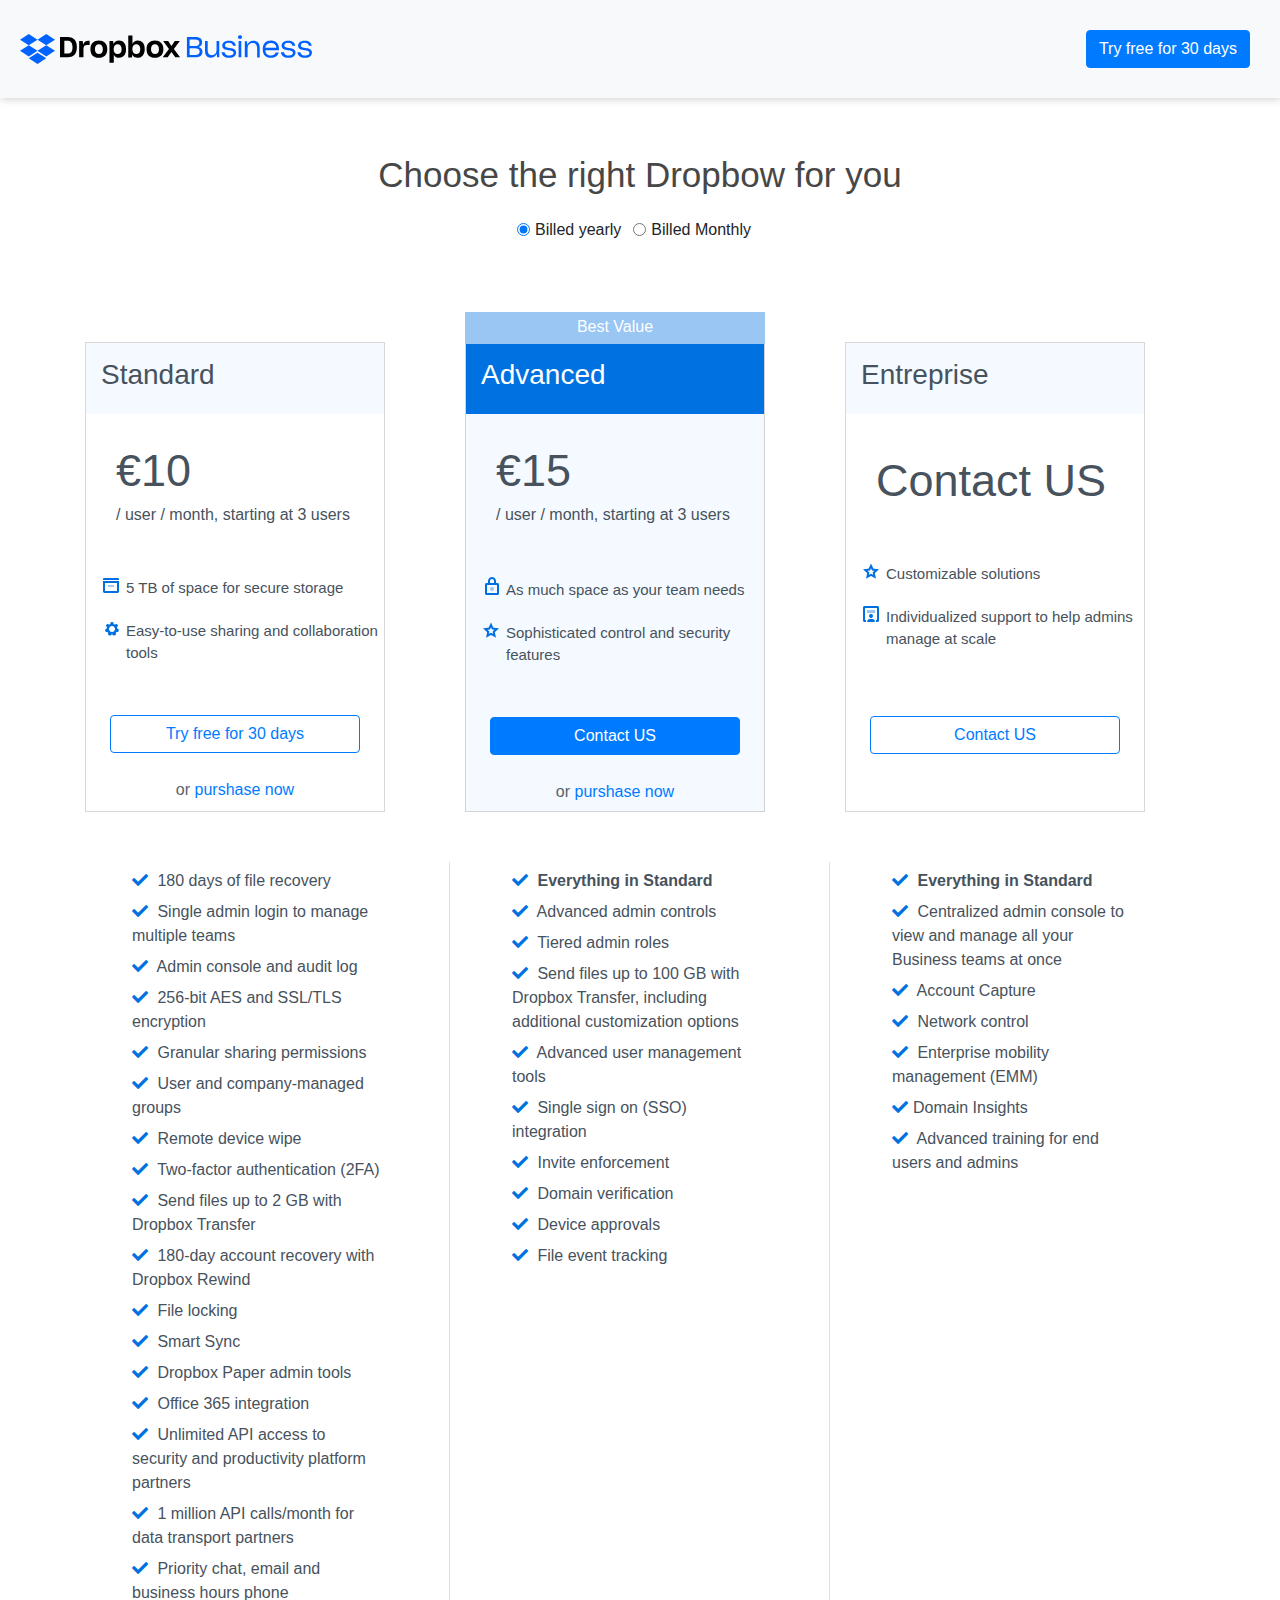
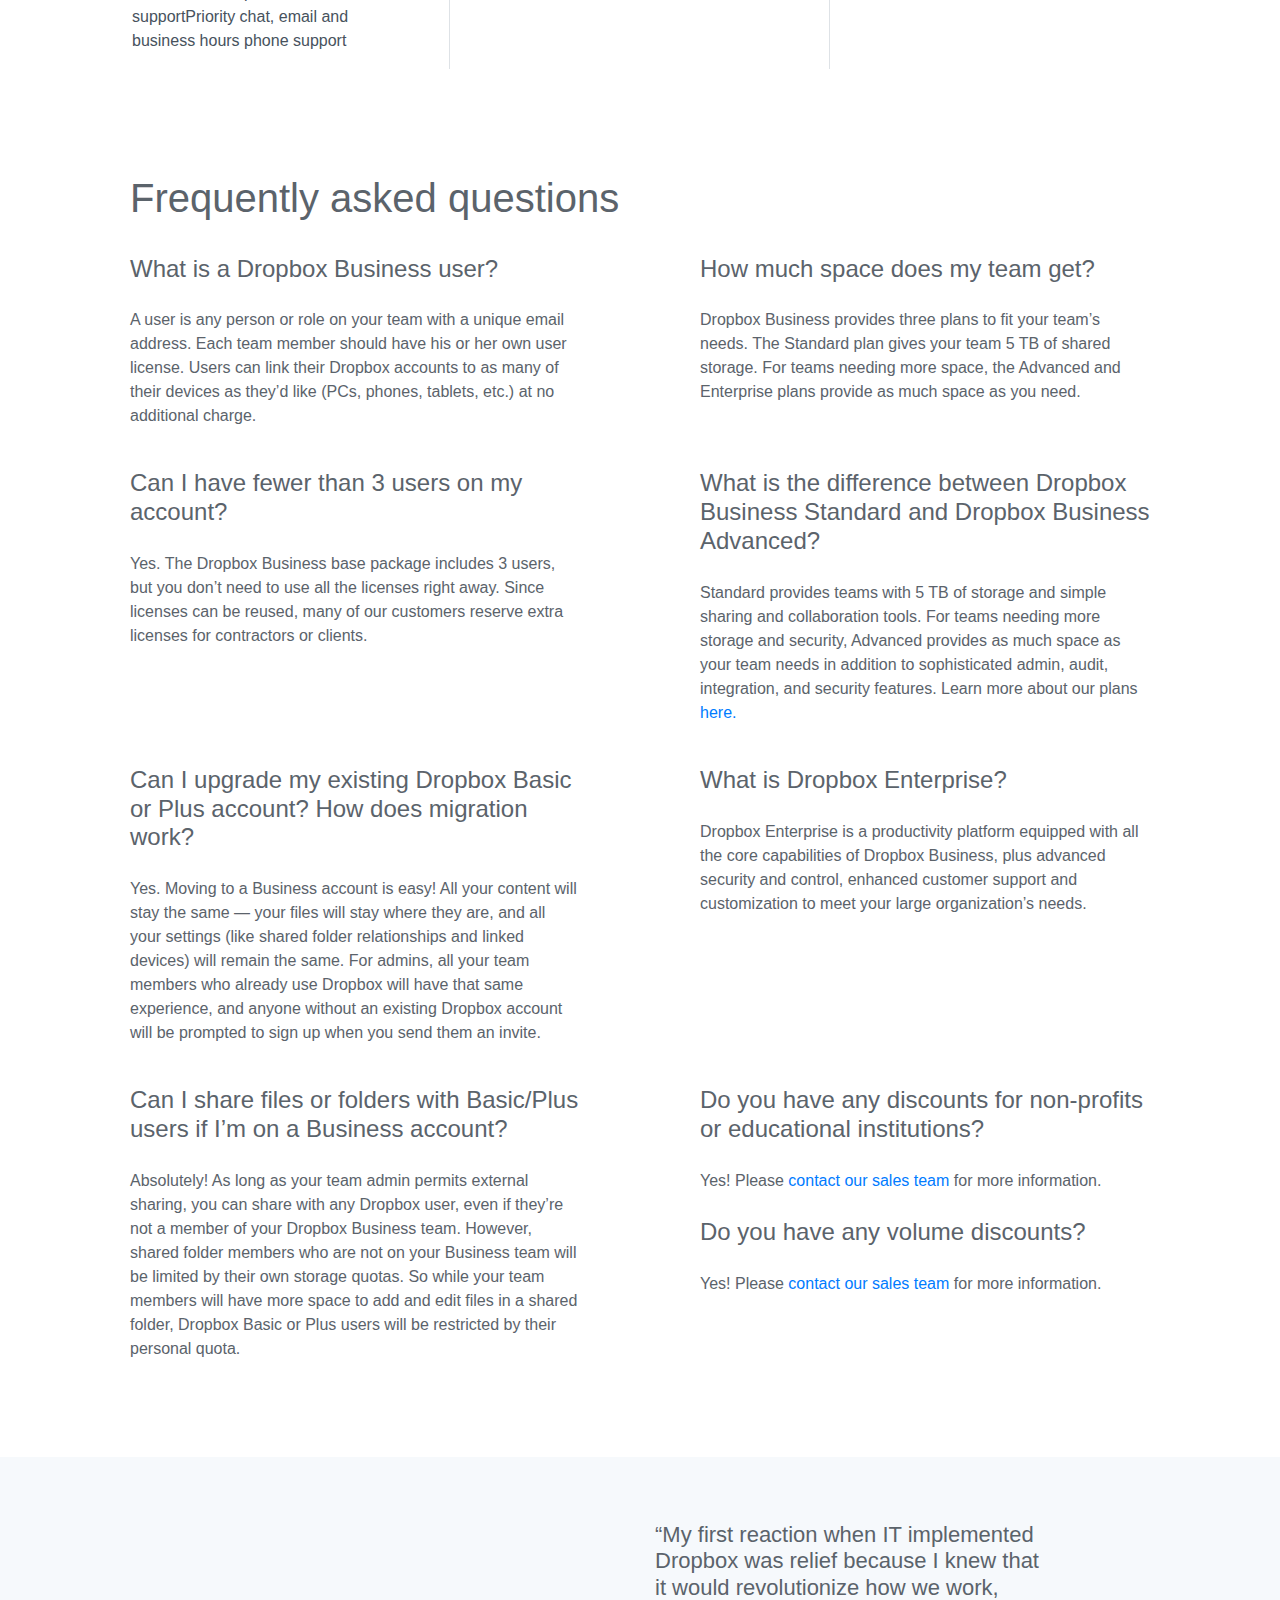
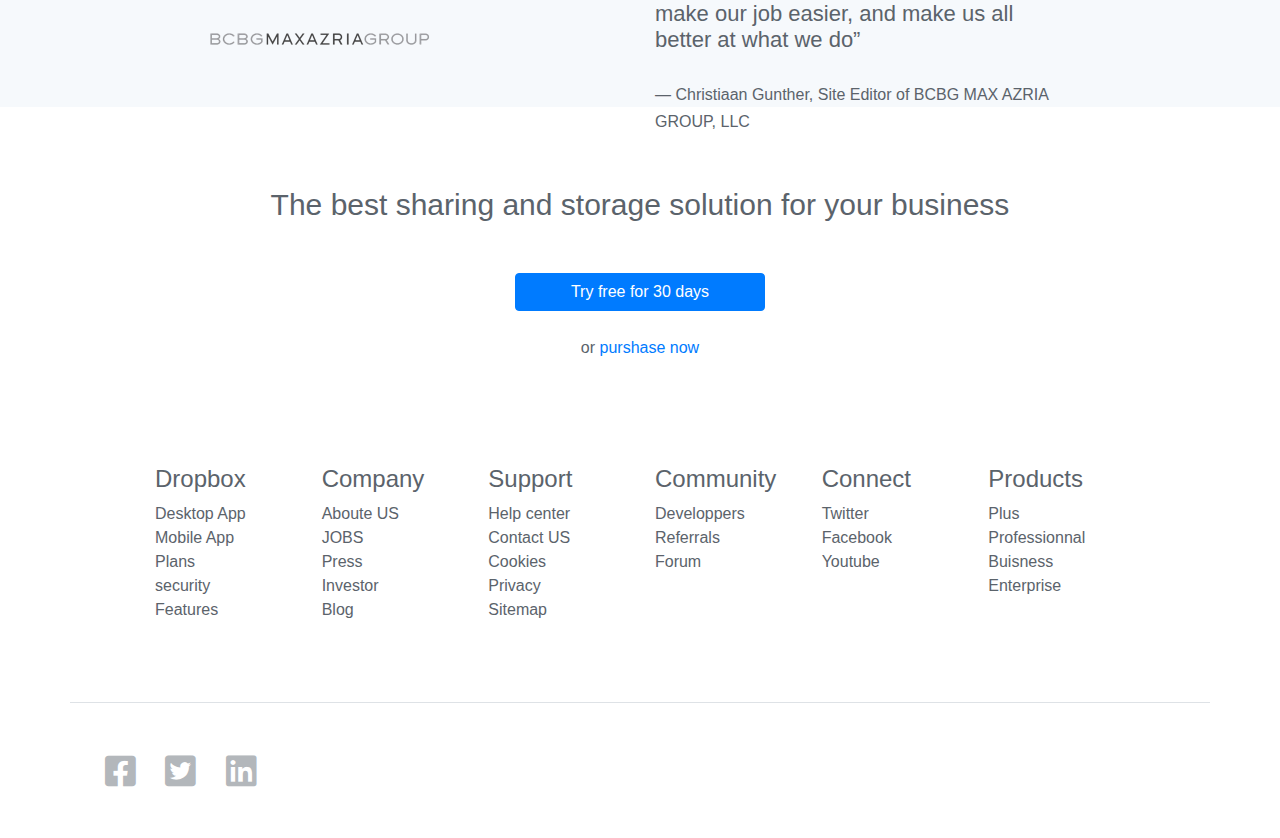
<file: Dropbox/index.html>
<!DOCTYPE html>
<html lang="fr">

<head>
  <meta charset="UTF-8">
  <meta name="viewport" content="width=device-width, initial-scale=1.0">
  <meta http-equiv="X-UA-Compatible" content="ie=edge">
  <link rel="stylesheet" href="https://cdnjs.cloudflare.com/ajax/libs/twitter-bootstrap/4.1.3/css/bootstrap.min.css">
  <link rel="stylesheet" href="https://use.fontawesome.com/releases/v5.3.1/css/all.css">
  <link rel="stylesheet" href="css/style.css">

  <title>Dropbox</title>
</head>


<body>

  <div class="container-fluid containerNav"></div>
  <nav class="navbar navbar-expand-lg navbar-light bg-light">
    <img src="img/boite.svg" alt="" class="icone">
    <img src="img/image11.svg" alt="" class="icone1">
    <button class="navbar-toggler float-right" type="button" data-toggle="collapse" data-target="#navbar9">
      <span class="navbar-toggler-icon"></span>
    </button>

    <div class="navbar-collapse collapse" id="navbar9">
      <ul class="navbar-nav ml-auto">
        <button type="button" class="btn btn-primary btnHaut"> Try free for 30 days </button>
      </ul>
    </div>
  </nav>
  </div>


  <div class="container">
    <h1 class="titre"> Choose the right Dropbow for you </h1>
    <div class="row selection">
      <div class="form-check form-check-inline optionHeader">
        <input class="form-check-input" type="radio" name="inlineRadioOptions" id="inlineRadio1" value="option1"
          checked>
        <label class="form-check-label" for="inlineRadio1">Billed yearly</label>
      </div>
      <div class="form-check form-check-inline optionHeader">
        <input class="form-check-input" type="radio" name="inlineRadioOptions" id="inlineRadio2" value="option2">
        <label class="form-check-label" for="inlineRadio2">Billed Monthly</label>
      </div>
    </div>
  </div>


  <div class="container containerProposition">
    <div class="row">
      <div class="col-4">
        <div class="boite">
          <div class="headerCard">
            <h1> Standard </h1>
          </div>
          <div class="tarifCard">
            <h1> €10 </h1>
            <span> / user / month, starting at 3 users </span>
          </div>
          <div class="listeCard">
            <ul>
              <li style="list-style-image: url(img/icone1.png);"> 5 TB of space for secure storage </li>
              <li style="list-style-image: url(img/icone2.png);"> Easy-to-use sharing and collaboration tools </li>
            </ul>
          </div>
          <div class="btnCard">
            <button type="button" class="btn btn-outline-primary text-center btnCardCenter"> Try free for 30 days
            </button>
          </div>
          <p class="text-center"> or <a href=""> purshase now </a></p>
        </div>
      </div>
      <div class="col-4">
        <div class="bestValue">
          <h5> Best Value</h5>
        </div>
        <div class="boiteCentre">
          <div class="headerCardbleu">
            <h1> Advanced </h1>
          </div>
          <div class="tarifCard">
            <h1 class="titreContact"> €15 </h1>
            <span> / user / month, starting at 3 users </span>
          </div>
          <div class="listeCard">
            <ul>
              <li style="list-style-image: url(img/icone4.png);"> As much space as your team needs </li>
              <li style="list-style-image: url(img/icone5.png);"> Sophisticated control and security features </li>
            </ul>
          </div>
          <div class="btnCard">
            <button type="button" class="btn btn-primary text-center btnCardCenter"> Contact US </button>
          </div>
          <p class="text-center"> or <a href=""> purshase now </a></p>
        </div>
      </div>
      <div class="col-4">
        <div class="boite">
          <div class="headerCard">
            <h1> Entreprise </h1>
          </div>
          <div class="espace"></div>
          <div class="tarifCard">
            <h1 class="titreContact"> Contact US </h1>
          </div>
          <div class="espace"></div>
          <div class="listeCard">
            <ul>
              <li style="list-style-image: url(img/icone5.png);"> Customizable solutions </li>
              <li style="list-style-image: url(img/icone6.png);"> Individualized support to help admins manage at scale
              </li>
            </ul>
          </div>
          <div class="btnCard1">
            <button type="button" class="btn btn-outline-primary text-center btnCardCenter"> Contact US </button>
          </div>
        </div>
      </div>

      <div class="container containerListe">
        <div class="row">
          <div class="col-4 listePuce border-right">
            <div class="boiteListe">
              <ul>
                <li> <i class="fas fa-check"></i> 180 days of file recovery </li>
                <li> <i class="fas fa-check"></i> Single admin login to manage multiple teams </li>
                <li> <i class="fas fa-check"></i> Admin console and audit log </li>
                <li> <i class="fas fa-check"></i> 256-bit AES and SSL/TLS encryption </li>
                <li> <i class="fas fa-check"></i> Granular sharing permissions </li>
                <li> <i class="fas fa-check"></i> User and company-managed groups </li>
                <li> <i class="fas fa-check"></i> Remote device wipe </li>
                <li> <i class="fas fa-check"></i> Two-factor authentication (2FA) </li>
                <li> <i class="fas fa-check"></i> Send files up to 2 GB with Dropbox Transfer </li>
                <li> <i class="fas fa-check"></i> 180-day account recovery with Dropbox Rewind </li>
                <li> <i class="fas fa-check"></i> File locking </li>
                <li> <i class="fas fa-check"></i> Smart Sync </li>
                <li> <i class="fas fa-check"></i> Dropbox Paper admin tools </li>
                <li> <i class="fas fa-check"></i> Office 365 integration </li>
                <li> <i class="fas fa-check"></i> Unlimited API access to security and productivity platform partners
                </li>
                <li> <i class="fas fa-check"></i> 1 million API calls/month for data transport partners </li>
                <li> <i class="fas fa-check"></i> Priority chat, email and business hours phone supportPriority chat,
                  email and business hours phone support </li>
              </ul>
            </div>
          </div>
          <div class="col-4 listePuce border-right">
            <div class="boiteListe">
              <ul>
                <li> <i class="fas fa-check"></i> <b> Everything in Standard </b> </li>
                <li> <i class="fas fa-check"></i> Advanced admin controls </li>
                <li> <i class="fas fa-check"></i> Tiered admin roles </li>
                <li> <i class="fas fa-check"></i> Send files up to 100 GB with Dropbox Transfer, including additional
                  customization options </li>
                <li> <i class="fas fa-check"></i> Advanced user management tools </li>
                <li> <i class="fas fa-check"></i> Single sign on (SSO) integration </li>
                <li> <i class="fas fa-check"></i> Invite enforcement </li>
                <li> <i class="fas fa-check"></i> Domain verification</li>
                <li> <i class="fas fa-check"></i> Device approvals</li>
                <li> <i class="fas fa-check"></i> File event tracking </li>
              </ul>
            </div>
          </div>
          <div class="col-4 listePuce">
            <div class="boiteListe">
              <ul>
                <li> <i class="fas fa-check"></i> <b> Everything in Standard </b> </li>
                <li> <i class="fas fa-check"></i> Centralized admin console to view and manage all your Business teams
                  at once </li>
                <li> <i class="fas fa-check"></i> Account Capture </li>
                <li> <i class="fas fa-check"></i> Network control </li>
                <li> <i class="fas fa-check"></i> Enterprise mobility management (EMM) </li>
                <li> <i class="fas fa-check"></i>Domain Insights </li>
                <li> <i class="fas fa-check"></i> Advanced training for end users and admins </li>
              </ul>
            </div>
          </div>
        </div>
      </div>


      <div class="container boiteQuestion">
        <div class="row">
          <div class="question">
            <h1> Frequently asked questions </h1>
          </div>
        </div>
        <div class="row">
          <div class="col-6 question">
            <h4> What is a Dropbox Business user? </h4>
            <p> A user is any person or role on your team with a unique email address. Each team member should have his
              or her own user license. Users can link their Dropbox accounts to as many of their devices as they’d like
              (PCs, phones, tablets, etc.) at no additional charge. </p>
          </div>
          <div class="col-6 question">
            <h4> How much space does my team get? </h4>
            <p> Dropbox Business provides three plans to fit your team’s needs. The Standard plan gives your team 5 TB
              of shared storage. For teams needing more space, the Advanced and Enterprise plans provide as much space
              as you need. </p>
          </div>
        </div>
        <div class="row">
          <div class="col-6 question">
            <h4> Can I have fewer than 3 users on my account? </h4>
            <p> Yes. The Dropbox Business base package includes 3 users, but you don’t need to use all the licenses
              right away. Since licenses can be reused, many of our customers reserve extra licenses for contractors or
              clients. </p>
          </div>
          <div class="col-6 question">
            <h4> What is the difference between Dropbox Business Standard and Dropbox Business Advanced? </h4>
            <p> Standard provides teams with 5 TB of storage and simple sharing and collaboration tools. For teams
              needing more storage and security, Advanced provides as much space as your team needs in addition to
              sophisticated admin, audit, integration, and security features. Learn more about our plans <a href="">
                here.</a> </p>
          </div>
        </div>
        <div class="row">
          <div class="col-6 question">
            <h4> Can I upgrade my existing Dropbox Basic or Plus account? How does migration work? </h4>
            <p> Yes. Moving to a Business account is easy! All your content will stay the same — your files will stay
              where they are, and all your settings (like shared folder relationships and linked devices) will remain
              the same. For admins, all your team members who already use Dropbox will have that same experience, and
              anyone without an existing Dropbox account will be prompted to sign up when you send them an invite.
            </p>
          </div>
          <div class="col-6 question">
            <h4> What is Dropbox Enterprise? </h4>
            <p> Dropbox Enterprise is a productivity platform equipped with all the core capabilities of Dropbox
              Business, plus advanced security and control, enhanced customer support and customization to meet your
              large organization’s needs. </p>
          </div>
        </div>
        <div class="row">
          <div class="col-6 question">
            <h4> Can I share files or folders with Basic/Plus users if I’m on a Business account? </h4>
            <p> Absolutely! As long as your team admin permits external sharing, you can share with any Dropbox user,
              even if they’re not a member of your Dropbox Business team. However, shared folder members who are not on
              your Business team will be limited by their own storage quotas. So while your team members will have more
              space to add and edit files in a shared folder, Dropbox Basic or Plus users will be restricted by their
              personal quota.
            </p>
          </div>
          <div class="col-6 question">
            <h4> Do you have any discounts for non-profits or educational institutions? </h4>
            <p> Yes! Please <a href=""> contact our sales team </a> for more information. </p>

            <h4> Do you have any volume discounts? </h4>
            <p> Yes! Please <a href=""> contact our sales team </a> for more information. </p>
          </div>
        </div>
      </div>
    </div>
  </div>


  <div class="container-fluid containerFond">
    <div class="row">
      <div class="col-6 basPage">
        <div class="basPage">
          <img src="img/ttt.png" alt="">
        </div>
      </div>
      <div class="col-4">
        <div class="basPage">
          <h4>
            “My first reaction when IT implemented Dropbox was relief because I knew that it would revolutionize how we
            work, make our job easier, and make us all better at what we do” <br> <br>
            <span class="dedicace"> <small> — Christiaan Gunther, Site Editor of BCBG MAX AZRIA GROUP, LLC </small>
            </span> </h4>
        </div>
      </div>
    </div>
  </div>

  <div class="container-fluid">
    <h1 class="fin"> The best sharing and storage solution for your business </h1>
    <div class="btnCard">
      <button type="button" class="btn btn-primary text-center btnCardCenter"> Try free for 30 days
      </button>
    </div>
    <p class="text-center"> or <a href=""> purshase now </a></p>
  </div>
  </div>

  <div class="container footer">
    <div class="row">
      <div class="col-2">
        <div class="lienFin">
          <h4> Dropbox </h4>
          <a href=""> Desktop App </a> <br>
          <a href=""> Mobile App </a> <br>
          <a href=""> Plans </a> <br>
          <a href=""> security </a> <br>
          <a href=""> Features </a><br>
        </div>
      </div>
      <div class="col-2">
        <div class="lienFin">
          <h4> Company </h4>
          <a href=""> Aboute US </a> <br>
          <a href=""> JOBS </a> <br>
          <a href=""> Press </a> <br>
          <a href=""> Investor </a><br>
          <a href=""> Blog </a><br>
        </div>
      </div>
      <div class="col-2">
        <div class="lienFin">
          <h4> Support </h4>
          <a href=""> Help center </a> <br>
          <a href=""> Contact US </a> <br>
          <a href=""> Cookies </a> <br>
          <a href=""> Privacy </a> <br>
          <a href=""> Sitemap </a><br>
        </div>
      </div>
      <div class="col-2">
        <div class="lienFin">
          <h4> Community </h4>
          <a href=""> Developpers </a> <br>
          <a href=""> Referrals </a><br>
          <a href=""> Forum </a><br>
        </div>
      </div>
      <div class="col-2">
        <div class="lienFin">
          <h4> Connect </h4>
          <a href=""> Twitter </a> <br>
          <a href=""> Facebook </a><br>
          <a href=""> Youtube </a><br>
        </div>
      </div>
      <div class="col-2">
        <div class="lienFin">
          <h4> Products</h4>
          <a href=""> Plus </a> <br>
          <a href=""> Professionnal </a> <br>
          <a href=""> Buisness </a><br>
          <a href=""> Enterprise </a><br>
        </div>
      </div>
    </div>
  </div>

  <div class="container border-top">
    <i class="fab fa-facebook-square icones"></i>
    <i class="fab fa-twitter-square icones"></i>
    <i class="fab fa-linkedin icones"></i>
  </div>



  <script src="https://cdnjs.cloudflare.com/ajax/libs/jquery/3.3.1/jquery.slim.min.js"></script>
  <script src="https://cdnjs.cloudflare.com/ajax/libs/popper.js/1.13.0/umd/popper.min.js"></script>
  <script src="https://cdnjs.cloudflare.com/ajax/libs/twitter-bootstrap/4.1.3/js/bootstrap.min.js"></script>
</body>

</html>
</file>
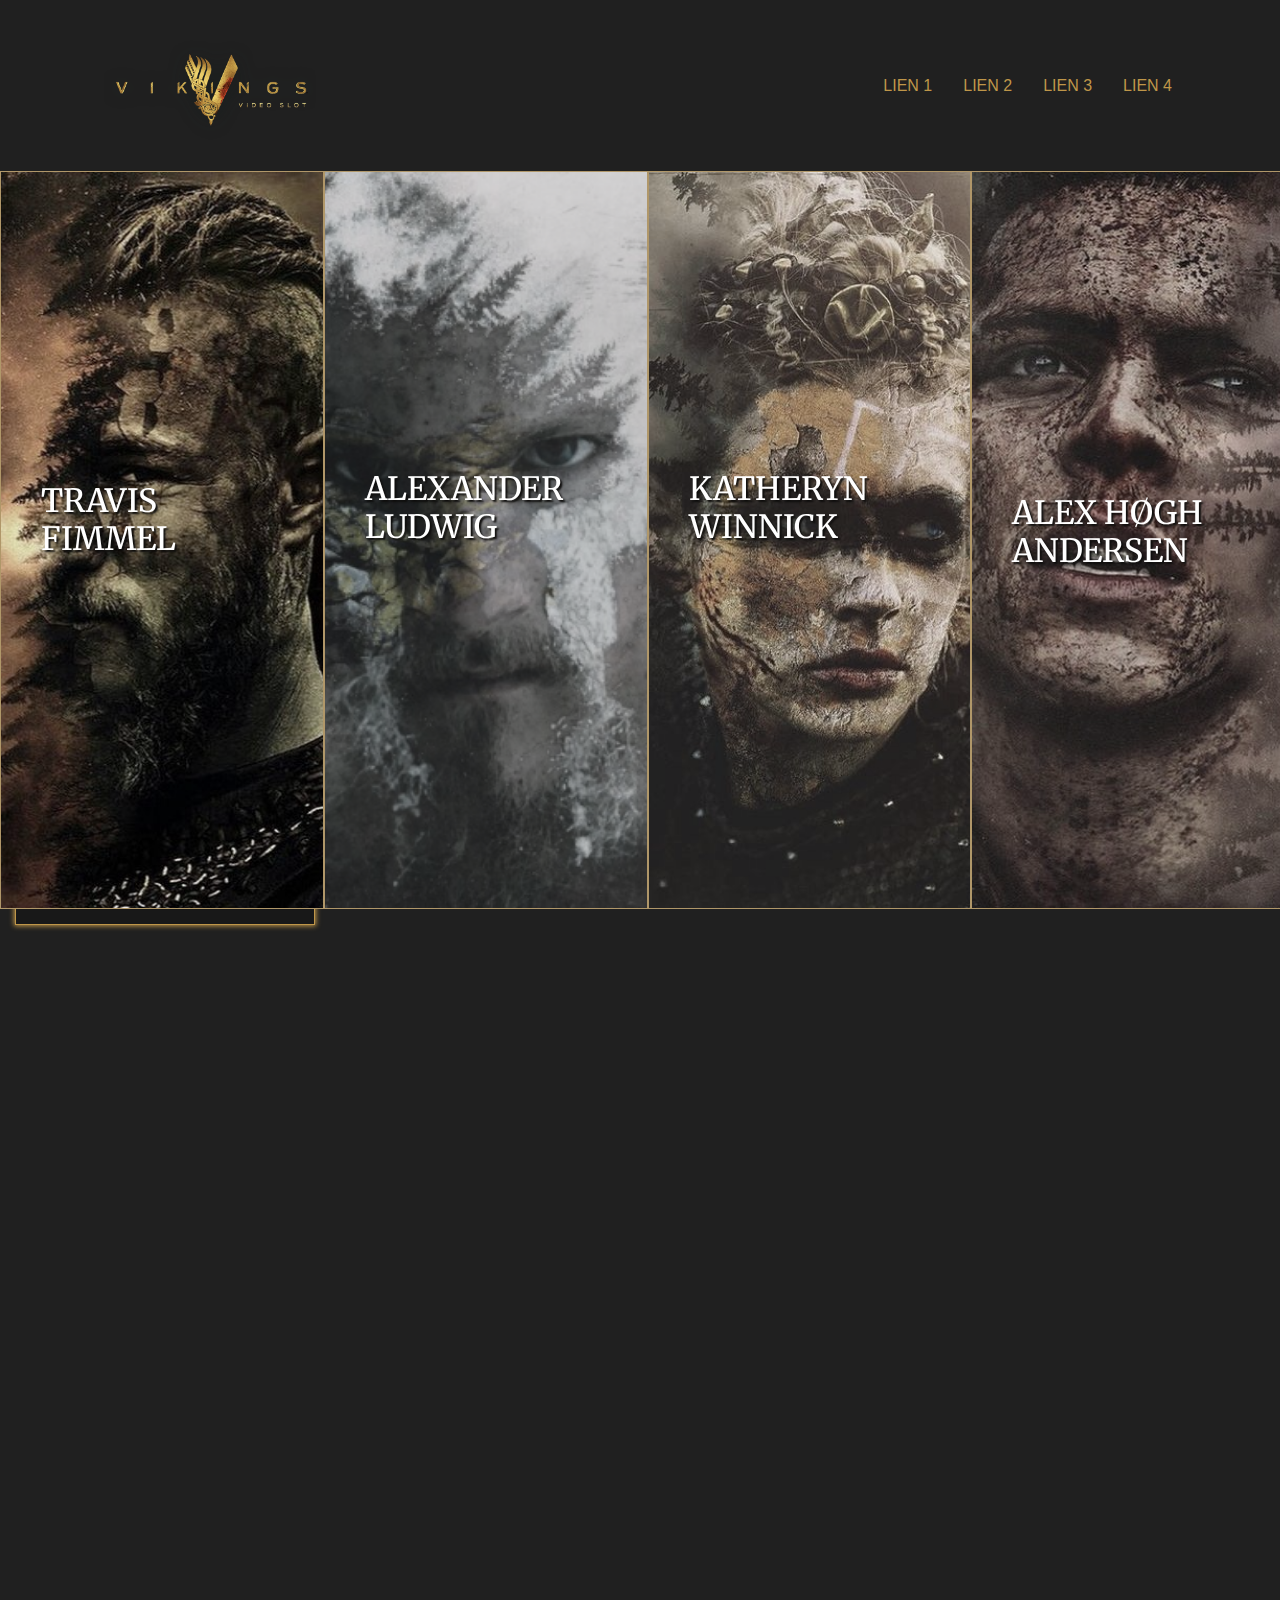
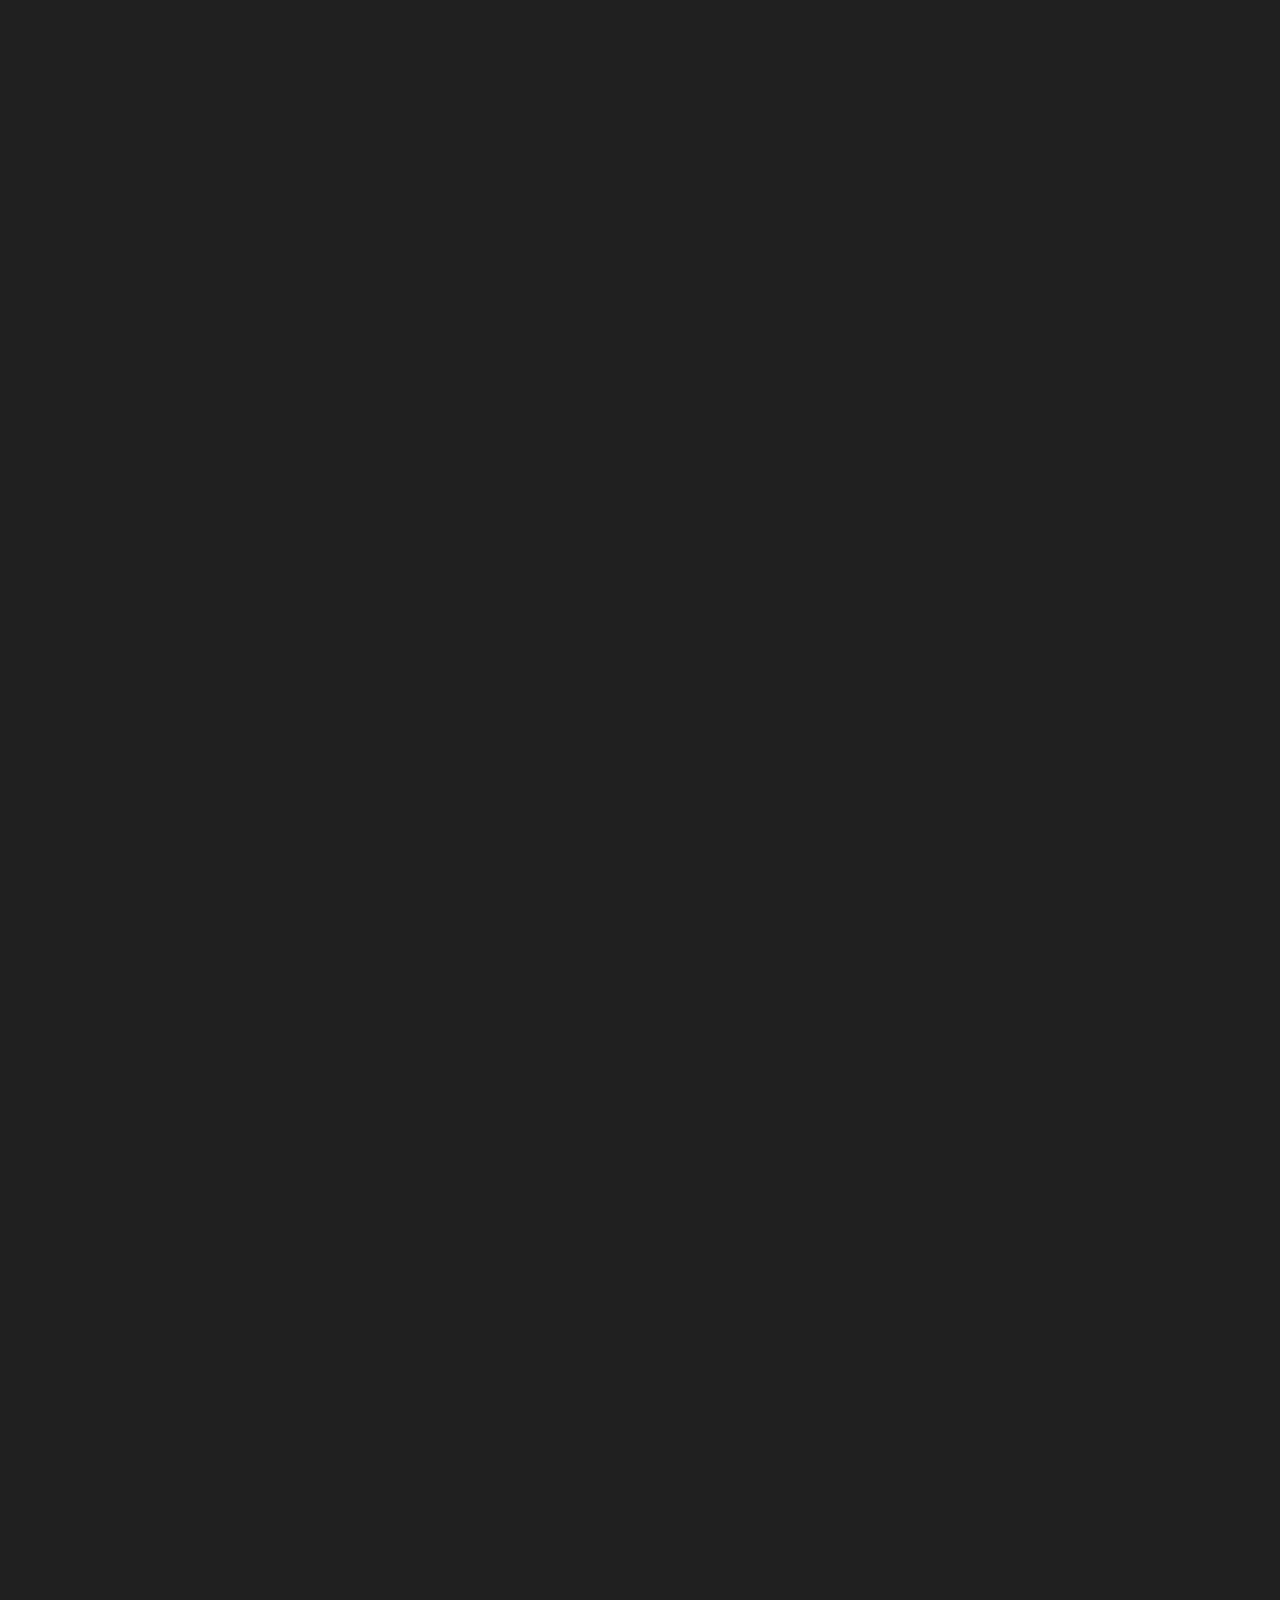
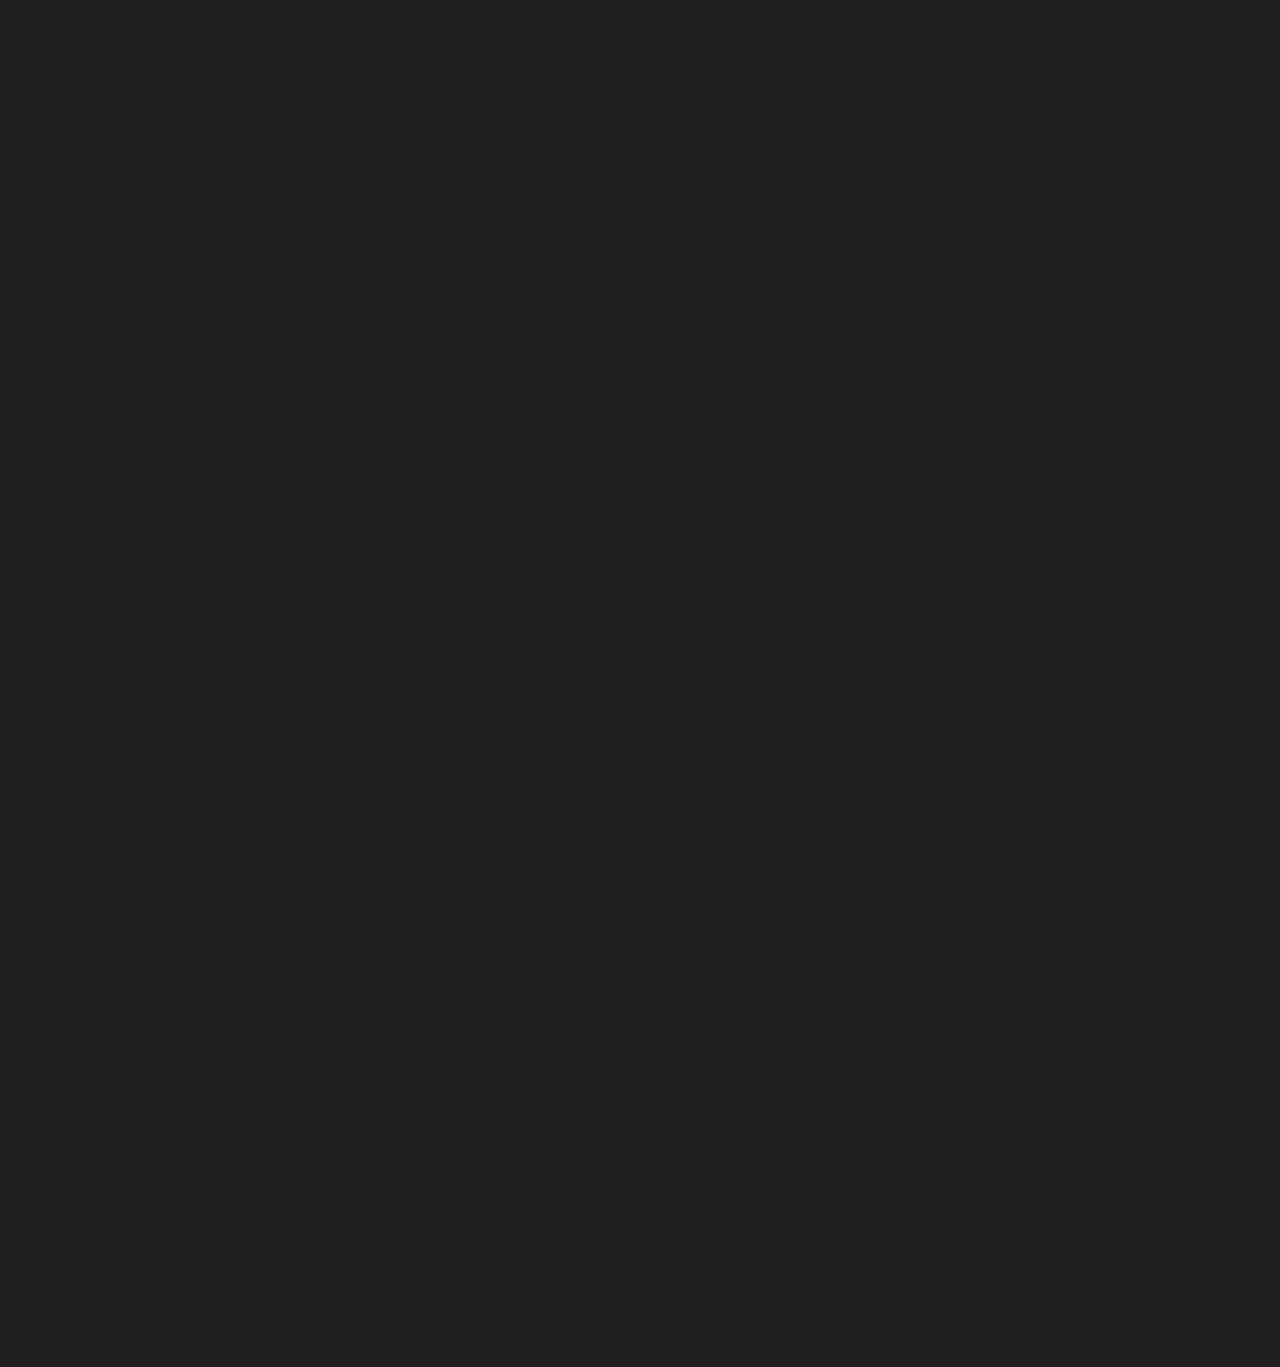
<file: One page jquery Viking/index.html>
<!DOCTYPE html>
<html lang="fr">
<head>
        <meta charset="UTF-8">
        <meta name="viewport" content="width=device-width, initial-scale=1.0">
        <meta http-equiv="X-UA-Compatible" content="ie=edge">
        <link rel="stylesheet" href="https://cdnjs.cloudflare.com/ajax/libs/twitter-bootstrap/4.1.3/css/bootstrap.min.css">
        <link rel="stylesheet" href="https://use.fontawesome.com/releases/v5.3.1/css/all.css">
        <link rel="stylesheet" href="css/style.css">
        <link href="https://fonts.googleapis.com/css2?family=Merriweather:ital,wght@0,300;0,400;0,700;0,900;1,300;1,400;1,700;1,900&display=swap" rel="stylesheet">

        <title>Title</title>
</head>
<body>

    <nav class="navbar navbar-expand-md">
        <div class="container">
            <a href="/" class="navbar-brand">
                <img src="img/logo.png" alt="" id="logo">
            </a>
            <button class="navbar-toggler" type="button" data-toggle="collapse" data-target="#navbar">
                <span class="navbar-toggler-icon"></span>
            </button>
            <div class="navbar-collapse collapse justify-content-stretch" id="navbar">
                <ul class="navbar-nav ml-auto">
                    <li class="nav-item">
                        <a class="nav-link" href="#">Lien 1</a>
                    </li>
                    <li class="nav-item">
                        <a class="nav-link" href="#">Lien 2</a>
                    </li>
                    <li class="nav-item">
                        <a class="nav-link" href="#">Lien 3</a>
                    </li>
                    <li class="nav-item">
                        <a class="nav-link" href="#">Lien 4</a>
                    </li>
                </ul>
            </div>
        </div>
    </nav>


    <div class="container-fluid">
        <div class="row conteneurCadre"> 
            <div class="blocUn cadre"> 
                <div class="imageUn image"> </div>
                <h2> Travis Fimmel </h2>
                <p> Travis Fimmel est un acteur australien, né le 15 juillet 1979 à Echuca dans l'État de Victoria. Après s'être fait remarquer en tant que mannequin à l'occasion d'une campagne publicitaire pour Calvin Klein, il abandonne cette carrière pour devenir acteur.</p>
            </div>
            <div class="blocDeux cadre"> 
                <div class="imageDeux image"> </div>
                <h2> Alexander Ludwig </h2>
                <p> Alexander Ludwig, né le 7 mai 1992 à Vancouver (Canada), est un acteur canadien. Il est notamment connu pour ses rôles de Shane Patton dans Du sang et des larmes, de Cato Hadley dans le premier volet d'Hunger Games et de Björn Côtes-de-Fer dans la série télévisée Vikings.</p>
            </div>
            <div class="blocTrois cadre"> 
                <div class="imageTrois image"> </div>
                <h2> Katheryn Winnick </h2>
                <p> Katheryn Winnick est une actrice canadienne, née le 17 décembre 1977 à Etobicoke. Elle débute à la télévision, en apparaissant dans de nombreuses séries télévisées, avant d’enchaîner les seconds rôles au cinéma : L'Amour sans préavis, Amour et Amnésie, Playboy à saisir et Amusement</p>
            </div>
            <div class="blocQuatre cadre"> 
                <div class="imageQuatre image"> </div>
                <h2> Alex Høgh Andersen </h2>
                <p> Alexander Høgh Andersen est un acteur danois né le 20 mai 1994 à Slagelse au Danemark. Il est principalement connu pour le rôle d'Ivar le désossé qu'il interprète dans la série canadienne Vikings depuis 2016.</p>
            </div>
        </div>  
    </div>

    <div class="container-fluid conteneurFluideCarte">
            <div class="divPanier">
                <i class="fas fa-shopping-basket monPanier"></i>
                <table class="table table-dark table-striped monTableau ">

                    <thead class="titreTableau">
                        <th> Saison </th>
                        <th> Prix </th>
                        <th> Retirer</th>
                    </thead>
            
                    <tbody id="monBody">
            
                    </tbody>
                </table>
            </div>
        
        <div class="container containerCarte">
            <div class="row">
                <div class="col-6 blocCarteUn">
                    <div class="card">
                        <div class="slider">
                            <i class="fas fa-chevron-right chevronDroit"></i>
                            <i class="fas fa-chevron-left chevronGauche"></i>
                          
                            <div class="maDivImage">
                                <img class="card-img-top imageCarte visible" src="img/saison1.jpg" alt="Card image cap">
                                <img class="card-img-top imageCarte" src="img/saison1.2.jpg" alt="Card image cap">
                                <img class="card-img-top imageCarte" src="img/saison1.3.jpg" alt="Card image cap">
                            </div>
                         </div>
                        
                        <div class="card-body carteBody">
                        <h5 class="card-title titreCarte"> Saison 1 </h5>
                        <p class="card-text"> Ragnar, Lagertha, Athelstan et les enfants échappent de justesse avec un bateau, mais Ragnar est grièvement blessé. Il est sauvé de la noyade par Athelstan. La famille se réfugie dans la maison de Floki, où le charpentier et sa femme Helga soignent Ragnar qui recouvre alors progressivement ses forces. <br></p>
                            <div class="pannier">
                                <span class="prix"> 70 €</span>
                                <span class="ajout"> 
                                    <button type="button" class="btn btn-primary bouton boutonPanierMoins"> -1 </button>
                                            <input type="number" class="saisie" value="1">
                                    <button type="button" class="btn btn-primary bouton boutonPanierPlus "> +1 </button>  
                                </span>
                            </div>
                        
                        <button type="button" class="btn btn-primary bouton btn-block boutonAjout"> Ajouter au panier </button>
                        </div>
                        
                    </div>
                </div>
                <div class="col-6 blocCarteDeux">
                    <div class="card" >
                        
                        <div class="slider">
                            <i class="fas fa-chevron-right chevronDroit"></i>
                            <i class="fas fa-chevron-left chevronGauche"></i>
                          
                            <div class="maDivImage">
                                <img class="card-img-top imageCarte visible" src="img/saison2.jpg" alt="Card image cap">
                                <img class="card-img-top imageCarte" src="img/saison2.2.jpg" alt="Card image cap">
                                <img class="card-img-top imageCarte" src="img/saison2.3.jpg" alt="Card image cap">
                            </div>
                         </div>
                        <div class="card-body">
                        <h5 class="card-title titreCarte"> Saison 2 </h5>
                        <p class="card-text">Ragnar se bat aux côtés du roi Horik contre son frère Rollo et le jarl Borg. Après avoir tué plusieurs guerriers du roi Horik et blessé Floki, Rollo se rend et avoue à son frère qu'il ne peut plus se battre contre lui. Ragnar réussit à convaincre Jarl Borg et le roi Horik de cesser leur affrontement et de s'allier avec lui pour conquérir de nouvelles terres à l'Ouest. <br></p>
                        <div class="pannier">
                            <span class="prix"> 90 €</span>
                            <span class="ajout"> 
                                <button type="button" class="btn btn-primary bouton boutonPanierMoins"> -1 </button>
                                        <input type="number" class="saisie" value="1">
                                <button type="button" class="btn btn-primary bouton boutonPanierPlus "> +1 </button>  
                            </span>
                        </div>
                        <button type="button" class="btn btn-primary bouton btn-block"> Acheter </button>
                        </div>
                    </div>
                </div>
                <div class="col-6 bloc blocCarteTrois">
                    <div class="card" >
                        <div class="slider">
                            <i class="fas fa-chevron-right chevronDroit"></i>
                            <i class="fas fa-chevron-left chevronGauche"></i>
                          
                            <div class="maDivImage">
                                <img class="card-img-top imageCarte visible" src="img/saison3.jpg" alt="Card image cap">
                                <img class="card-img-top imageCarte" src="img/saison3.2.jpg" alt="Card image cap">
                                <img class="card-img-top imageCarte" src="img/saison3.3.jpg" alt="Card image cap">
                            </div>
                         </div>
                        <div class="card-body">
                            <h5 class="card-title titreCarte"> Saison 3 </h5>
                        <p class="card-text">Après avoir exécuté le roi Horik et s'être lui-même proclamé roi, Ragnar Lothbrok règne désormais sur Kattegat et projette de faire un nouveau raid sur le Wessex. Lagertha, désormais jarl, l'accompagne, ainsi que leur fils Bjorn, Rollo, Floki, Athelstan et quelques centaines de guerriers vikings. Une fois sur les terres du roi Ecbert, Ragnar doit livrer plusieurs batailles afin de préserver l'avenir de son peuple en faisant établir plusieurs colonies sur le sol d'Angleterre. <br> <br> <br> <br> </p>
                        <div class="pannier">
                            <span class="prix"> 100 €</span>
                            <span class="ajout"> 
                                <button type="button" class="btn btn-primary bouton boutonPanierMoins"> -1 </button>
                                        <input type="number" class="saisie" value="1">
                                <button type="button" class="btn btn-primary bouton boutonPanierPlus "> +1 </button>  
                            </span>
                        </div>
                        <button type="button" class="btn btn-primary bouton btn-block"> Acheter </button>
                        </div>
                    </div>
                </div>
                <div class="col-6 bloc blocCarteQuatre">
                    <div class="card">
                        <div class="slider">
                            <i class="fas fa-chevron-right chevronDroit"></i>
                            <i class="fas fa-chevron-left chevronGauche"></i>
                          
                            <div class="maDivImage">
                                <img class="card-img-top imageCarte visible" src="img/saison4.jpg" alt="Card image cap">
                                <img class="card-img-top imageCarte" src="img/saison4.2.jpg" alt="Card image cap">
                                <img class="card-img-top imageCarte" src="img/saison4.3.png" alt="Card image cap">
                            </div>
                         </div>
                        <div class="card-body">
                            <h5 class="card-title titreCarte"> Saison 4 </h5>
                        <p class="card-text">À la suite de l'extraordinaire bataille de Paris, où Ragnar a su triompher de ses ennemis, ce dernier revient cependant à Kattegat, sérieusement blessé. L'idée que celui-ci puisse mourir a donc conduit son épouse, la reine Aslaug et son fils aîné Bjorn, à se positionner en tant que successeurs. Pendant ce temps, Lagertha continue à se livrer à une bataille de pouvoir contre l'ancien commandant en second Kalf. Rollo, quant à lui, a trahi son héritage Viking en faisant tuer ses compatriotes restés à l'extérieur de Paris et en épousant la princesse Gisla, la fille de l'empereur de la Francie.</p>
                        <div class="pannier">
                            <span class="prix"> 120 €</span>
                            <span class="ajout"> 
                                <button type="button" class="btn btn-primary bouton boutonPanierMoins"> -1 </button>
                                        <input type="number" class="saisie" value="1">
                                <button type="button" class="btn btn-primary bouton boutonPanierPlus "> +1 </button>  
                            </span>
                        </div>
                        <button type="button" class="btn btn-primary bouton btn-block"> Acheter </button>
                        </div>
                    </div>
                </div>
                <div class="target"></div>
                <div class="col-6 bloc blocCarteCinq">
                    <div class="card" >
                        <div class="slider">
                            <i class="fas fa-chevron-right chevronDroit"></i>
                            <i class="fas fa-chevron-left chevronGauche"></i>
                          
                            <div class="maDivImage">
                                <img class="card-img-top imageCarte visible" src="img/saison 5.jpg" alt="Card image cap">
                                <img class="card-img-top imageCarte" src="img/saison5.2.jpg" alt="Card image cap">
                                <img class="card-img-top imageCarte" src="img/saison5.3.jpg" alt="Card image cap">
                            </div>
                         </div>
                        <div class="card-body">
                        <p class="card-text"> Synopsis. À la suite de la mort de Ragnar, les Vikings ont levé la plus grande armée païenne jamais vue de mémoire d'hommes, afin d'attaquer les principaux royaumes d'Angleterre et venger la mort de leur roi. ... Pour cela, il s'allie à un évêque combattant du nom d'Heahmund, qui déteste par-dessus tout le peuple viking.  </p>
                        <div class="pannier">
                            <span class="prix"> 140 €</span>
                            <span class="ajout"> 
                                <button type="button" class="btn btn-primary bouton boutonPanierMoins"> -1 </button>
                                        <input type="number" class="saisie" value="1">
                                <button type="button" class="btn btn-primary bouton boutonPanierPlus "> +1 </button>  
                            </span>
                        </div>
                        <button type="button" class="btn btn-primary bouton btn-block"> Acheter </button>
                        </div>
                    </div>
                </div>
                <div class="col-6 bloc blocCarteSix">
                    <div class="card">
                        <div class="slider">
                            <i class="fas fa-chevron-right chevronDroit"></i>
                            <i class="fas fa-chevron-left chevronGauche"></i>
                          
                            <div class="maDivImage">
                                <img class="card-img-top imageCarte visible" src="img/saison6.jpg" alt="Card image cap">
                                <img class="card-img-top imageCarte" src="img/saison6.2.jpg" alt="Card image cap">
                                <img class="card-img-top imageCarte" src="img/saison6.3.png" alt="Card image cap">
                            </div>
                         </div>
                        <div class="card-body">
                        <p class="card-text"> Synopsis. À la suite de la mort de Ragnar, les Vikings ont levé la plus grande armée païenne jamais vue de mémoire d'hommes, afin d'attaquer les principaux royaumes d'Angleterre et venger la mort de leur roi. ... Pour cela, il s'allie à un évêque combattant du nom d'Heahmund, qui déteste par-dessus tout le peuple viking. </p>
                        <div class="pannier">
                            <span class="prix"> 160 €</span>
                            <span class="ajout"> 
                                <button type="button" class="btn btn-primary bouton boutonPanierMoins"> -1 </button>
                                        <input type="number" class="saisie" value="1">
                                <button type="button" class="btn btn-primary bouton boutonPanierPlus "> +1 </button>  
                            </span>
                        </div>
                        <button type="button" class="btn btn-primary bouton btn-block"> Acheter </button>
                        </div>
                    </div>
                </div>
            </div>
        </div>
        
    </div>


    <div class="container-fluid footer">
        <footer class="page-footer">
            <div class="footer-copyright text-center py-3">© 2020 Copyright : <b> GODENIR JOEL IRFA EST </b> 
            </div>
        </footer>
    </div>
   
    

    <script src="https://cdnjs.cloudflare.com/ajax/libs/jquery/3.5.1/jquery.min.js" integrity="sha512-bLT0Qm9VnAYZDflyKcBaQ2gg0hSYNQrJ8RilYldYQ1FxQYoCLtUjuuRuZo+fjqhx/qtq/1itJ0C2ejDxltZVFg==" crossorigin="anonymous"></script>
    <script src="https://cdnjs.cloudflare.com/ajax/libs/popper.js/1.13.0/umd/popper.min.js"></script>
    <script src="https://cdnjs.cloudflare.com/ajax/libs/twitter-bootstrap/4.1.3/js/bootstrap.min.js"></script>
    <script src="js/main.js"></script>

</body>
</html>
</file>
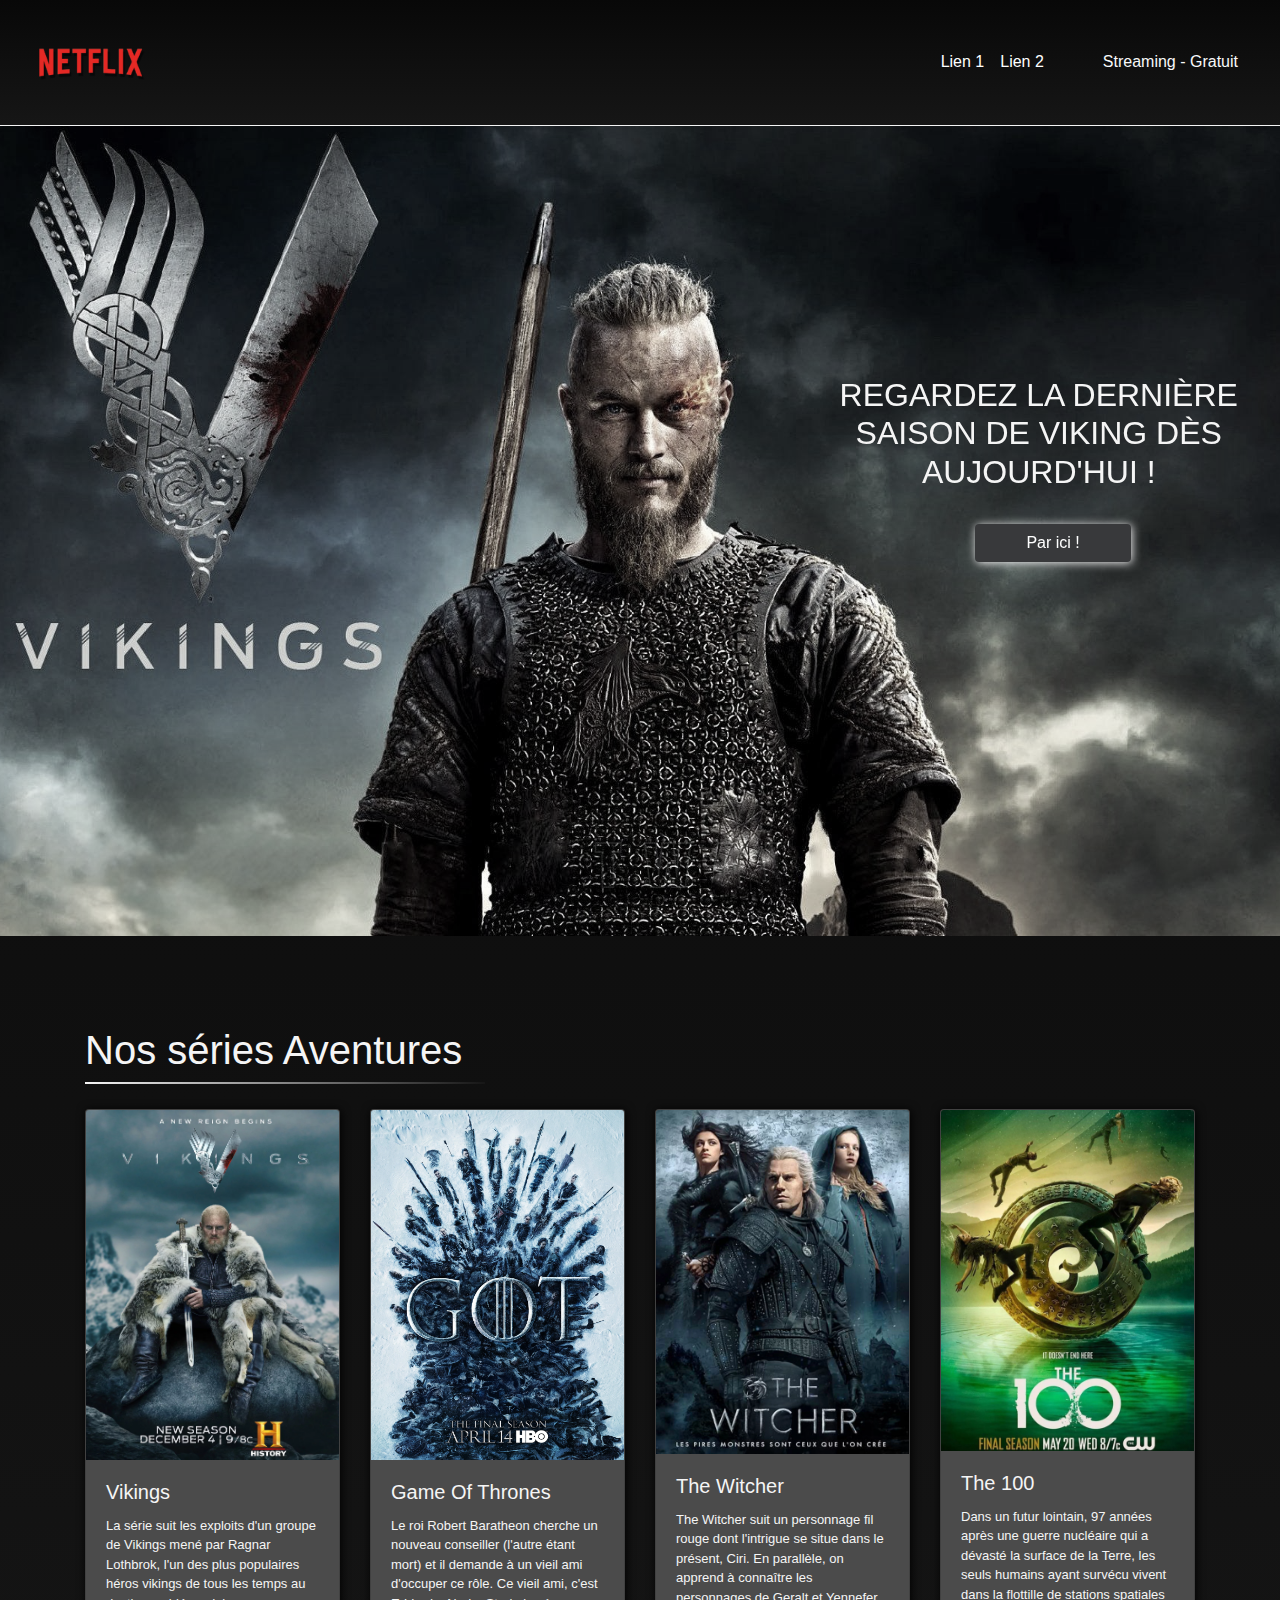
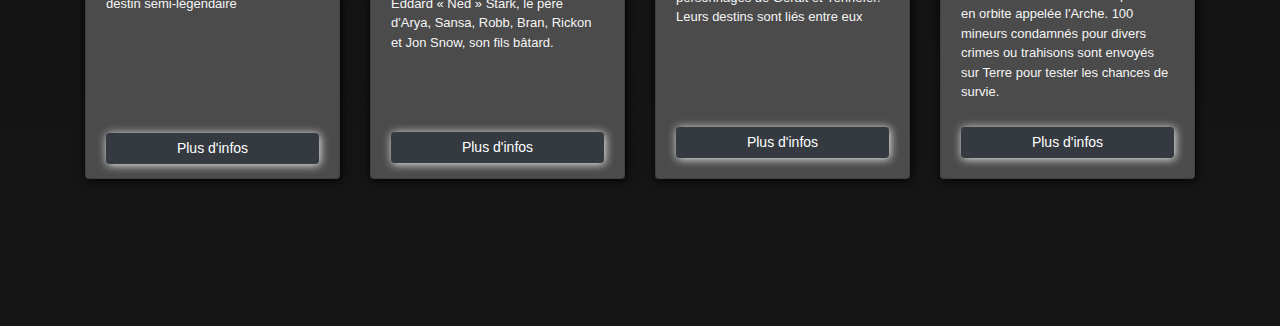
<file: streaming/index.html>
<!DOCTYPE html>
<html lang="fr">

<head>
    <meta charset="UTF-8">
    <meta name="viewport" content="width=device-width, initial-scale=1.0">
    <meta http-equiv="X-UA-Compatible" content="ie=edge">
    <link rel="stylesheet" href="https://cdnjs.cloudflare.com/ajax/libs/twitter-bootstrap/4.1.3/css/bootstrap.min.css">
    <link rel="stylesheet" href="https://use.fontawesome.com/releases/v5.3.1/css/all.css">
    <link rel="stylesheet" href="css/style.css">
    <title>Streaaaming</title>
</head>

<body>

    <nav class="navbar navbar-expand-md">
        <img src="img/logo.png" class="logo" alt="">
        <button class="navbar-toggler" type="button" data-toggle="collapse" data-target="#navbar7">
            <span class="navbar-toggler-icon"></span>
        </button>
        <div class="navbar-collapse collapse justify-content-fixed" id="navbar">
            <ul class="navbar-nav ml-auto">
                <li class="nav-item">
                    <a class="nav-link" href="*">Lien 1</a>
                </li>
                <li class="nav-item">
                    <a class="nav-link" href="#">Lien 2</a>
                </li>
            </ul>
            <div class="divSlogan">
                <span class="navbar-text sloganSpan text-light"> Streaming - Gratuit </span>
            </div>
        </div>
    </nav>

    <div class="container-fluid header">
        <div class="row">
            <div class="col-6 col-xs-12">
            </div>
        </div>
        <div class="col-6 col-xs-12 containerTitre">
            <h1> Regardez la dernière saison de Viking dès aujourd'hui !</h1>
            <button type="button" class="btn btn-dark btnHeader"> Par ici !</button>
        </div>
    </div>

    <div class="container firstCond">
        <h1 class="tireCategorie"> Nos séries Aventures </h1>
        <div class="souligne"></div>
        <div class="row">
            <div class="col-3">
                <div class="card">
                    <img class="card-img-top" src="img/1936798.jpg" alt="Card image cap">
                    <div class="card-body">
                        <h5 class="card-title"> Vikings</h5>
                        <p class="card-text">La série suit les exploits d'un groupe de Vikings mené par Ragnar Lothbrok,
                            l'un des plus populaires héros vikings de tous les temps au destin semi-légendaire</p>
                        <!-- Button trigger modal -->
                        <button type="button" class="btn btn-dark btn-sm btn-block btn1" data-toggle="modal"
                            data-target="#exampleModalCenter">
                            Plus d'infos
                        </button>

                        <!-- Modal -->
                        <div class="modal fade" id="exampleModalCenter" tabindex="-1" role="dialog"
                            aria-labelledby="exampleModalCenterTitle" aria-hidden="true">
                            <div class="modal-dialog modal-dialog-centered" role="document">
                                <div class="modal-content">
                                    <div class="modal-header">
                                        <h5 class="modal-title" id="exampleModalLongTitle">Vikings</h5>
                                        <button type="button" class="close" data-dismiss="modal" aria-label="Close">
                                            <span aria-hidden="true">&times;</span>
                                        </button>
                                    </div>
                                    <div class="modal-body">
                                        <img src="img/1936798.jpg" alt="">
                                        <p> La série suit les exploits d'un groupe de Vikings mené par Ragnar Lothbrok,
                                            l'un des plus populaires héros vikings de tous les temps au destin
                                            semi-légendaire. Ragnar serait d'origine danoise, suédoise ou encore
                                            norvégienne selon les sources. Il est supposé avoir unifié les clans vikings
                                            en un royaume aux frontières indéterminées à la fin du viiie siècle. Mais il
                                            est surtout connu pour avoir été le promoteur des tout premiers raids
                                            vikings en terres chrétiennes, saxonnes, franques ou celtiques.

                                            Ce simple fermier, homme lige du jarl Haraldson, se rebelle contre les choix
                                            stratégiques de son suzerain. Au lieu d'attaquer les païens slaves et baltes
                                            de la Baltique, il décide de se lancer dans l'attaque des riches terres de
                                            l'Ouest, là où les monastères regorgent de trésors qui n'attendent que
                                            d'être pillés par des guerriers ambitieux.

                                            Clandestinement, Ragnar va monter sa propre expédition et sa réussite
                                            changera le destin des Vikings comme celui des royaumes chrétiens du sud,
                                            que le simple nom de « Vikings » terrorisera pendant près d'un siècle. Le
                                            personnage de Ragnar Lothbrok est directement inspiré des héros de Ragnarök
                                            (d'où son nom), ceux chargés des dieux pour diriger les peuples Vikings vers
                                            leur gloire avant la fin de toute chose. </p>
                                    </div>
                                    <div class="modal-footer">
                                        <button type="button" class="btn btn-dark btn-block"
                                            data-dismiss="modal">Close</button>
                                    </div>
                                </div>
                            </div>
                        </div>
                    </div>
                </div>
            </div>
            <div class="col-3">
                <div class="card">
                    <img class="card-img-top" src="img/got.jpg" alt="Card image cap">
                    <div class="card-body">
                        <h5 class="card-title"> Game Of Thrones </h5>
                        <p class="card-text"> Le roi Robert Baratheon cherche un nouveau conseiller (l'autre étant mort)
                            et il demande à un vieil ami d'occuper ce rôle. Ce vieil ami, c'est Eddard « Ned » Stark, le
                            père d'Arya, Sansa, Robb, Bran, Rickon et Jon Snow, son fils bâtard. </p>
                            <button type="button" class="btn btn-dark btn-sm btn-block btn2" data-toggle="modal"
                            data-target="#exampleModal">
                            Plus d'infos
                        </button>
                        <div class="modal fade" id="exampleModal" tabindex="-1" role="dialog"
                            aria-labelledby="exampleModalLabel" aria-hidden="true">
                            <div class="modal-dialog" role="document">
                                <div class="modal-content">
                                    <div class="modal-header">
                                        <h5 class="modal-title" id="exampleModalLabel"> Game Of thrones</h5>
                                        <button type="button" class="close" data-dismiss="modal" aria-label="Close">
                                            <span aria-hidden="true">&times;</span>
                                        </button>
                                    </div>
                                    <div class="modal-body">
                                        <img src="img/got.jpg" alt="">
                                        <p> ame of Thrones [geɪm əv θɹoʊnz]a, également appelée Le Trône de ferb selon le titre français de l'œuvre romanesque dont elle est adaptée, est une série télévisée américaine médiéval-fantastique1 créée par David Benioff et D. B. Weiss, diffusée entre le 17 avril 2011 et le 19 mai 2019 sur HBO.

                                            Il s'agit de l'adaptation de la série de romans écrits par George R. R. Martin depuis 1996, saga réputée pour son réalisme et par ses nombreuses inspirations tirées d’événements, lieux et personnages historiques réels, tels que la guerre des Deux-Roses, le mur d'Hadrien ou Henri VII Tudor2.
                                            
                                            En France, elle est diffusée depuis le 5 juin 2011 sur OCS Cinechoc, devenue OCS Choc, sur Canal+ depuis le 10 janvier 2013 et rediffusée en clair sur D8 (devenue C8) à partir du 28 octobre 2013 et sur D17 (devenue CStar) en 2014.
                                            
                                            L'histoire de la série, située sur les continents fictifs de Westeros et Essos à la fin d'un été d'une dizaine d'années, entrelace trois grandes intrigues. La première intrigue raconte l'histoire de Jon Snow et de la future menace croissante de l'hiver approchant, des créatures mythiques et légendaires venues du Nord du Mur de Westeros qui sépare le Royaume des Sept Couronnes de la menace située au-delà. La deuxième intrigue relate la démarche de Daenerys Targaryen au sud d'Essos, la dernière représentante en exil de la dynastie déchue en vue de reprendre le Trône de Fer, symbole du pouvoir absolu. La troisième intrigue conte l'histoire des membres de plusieurs familles nobles, dans une guerre civile pour conquérir le Trône de Fer du royaume des Sept Couronnes. À travers ces personnages « moralement ambigus », la série explore les sujets liés au pouvoir politique, au changement climatique, à la hiérarchie sociale, la religion, la guerre civile, la sexualité et à la violence en général. </p>
                                    </div>
                                    <div class="modal-footer">
                                        <button type="button" class="btn btn-dark btn-block"
                                            data-dismiss="modal">Close</button>
                                    </div>
                                </div>
                            </div>
                        </div>
                    </div>
                </div>
            </div>
            <div class="col-3">
                <div class="card">
                    <img class="card-img-top" src="img/thewitcher.jpg" alt="Card image cap">
                    <div class="card-body">
                        <h5 class="card-title"> The Witcher </h5>
                        <p class="card-text">The Witcher suit un personnage fil rouge dont l'intrigue se situe dans le
                            présent, Ciri. En parallèle, on apprend à connaître les personnages de Geralt et Yennefer.
                            Leurs destins sont liés entre eux</p>
                        <button type="button" class="btn btn-dark btn-sm btn-block btn3" data-toggle="modal"
                        data-target="#exampleModal">
                        Plus d'infos
                        </button>
                        <div class="modal fade" id="exampleModal" tabindex="-1" role="dialog"
                            aria-labelledby="exampleModalLabel" aria-hidden="true">
                            <div class="modal-dialog" role="document">
                                <div class="modal-content">
                                    <div class="modal-header">
                                        <h5 class="modal-title" id="exampleModalLabel"> The 100</h5>
                                        <button type="button" class="close" data-dismiss="modal" aria-label="Close">
                                            <span aria-hidden="true">&times;</span>
                                        </button>
                                    </div>
                                    <div class="modal-body">
                                        <img src="img/thewitcher.jpg" alt="">
                                        <p> En résumé, The Witcher suit un personnage fil rouge dont l'intrigue se situe dans le présent, Ciri. En parallèle, on apprend à connaître les personnages de Geralt et Yennefer. Leurs destins sont liés entre eux, mais aussi avec celui de Ciri. On a donc trois timeline qui finissent par ne faire qu'une. Le point culminant étant le dernier épisode de la saison, dans lequel toute l'action se déroule dans le présent, en "temps réel". Cette première saison a donc servi à expliquer comment ces trois personnages ont fini par voir leurs destins être liés, et quels évènements ont réuni Geralt et Ciri. Maintenant qu'ils en sont tous au même point, il n'y a plus qu'à attendre la saison 2 de The Witcher pour voir comment les choses vont évoluer. </p>
                                    </div>
                                    <div class="modal-footer">
                                        <button type="button" class="btn btn-dark btn-block"
                                            data-dismiss="modal">Close</button>
                                    </div>
                                </div>
                            </div>
                        </div>
                    </div>
                </div>
            </div>
            <div class="col-3">
                <div class="card">
                    <img class="card-img-top" src="img/the100.jpg" alt="Card image cap">
                    <div class="card-body">
                        <h5 class="card-title">The 100</h5>
                        <p class="card-text">Dans un futur lointain, 97 années après une guerre nucléaire qui a dévasté
                            la surface de la Terre, les seuls humains ayant survécu vivent dans la flottille de stations
                            spatiales en orbite appelée l'Arche. 100 mineurs condamnés pour divers crimes ou trahisons
                            sont envoyés sur Terre pour tester les chances de survie.</p>
                        <!-- Button trigger modal -->
                        <button type="button" class="btn btn-dark btn-sm btn-block" data-toggle="modal"
                            data-target="#exampleModal">
                            Plus d'infos
                        </button>
                        <div class="modal fade" id="exampleModal" tabindex="-1" role="dialog"
                            aria-labelledby="exampleModalLabel" aria-hidden="true">
                            <div class="modal-dialog" role="document">
                                <div class="modal-content">
                                    <div class="modal-header">
                                        <h5 class="modal-title" id="exampleModalLabel"> The 100</h5>
                                        <button type="button" class="close" data-dismiss="modal" aria-label="Close">
                                            <span aria-hidden="true">&times;</span>
                                        </button>
                                    </div>
                                    <div class="modal-body">
                                        <img src="img/the100.jpg" alt="">
                                        <p> Dans un futur lointain, 97 années après une guerre nucléaire qui a dévasté
                                            la surface de la Terre, les seuls humains ayant survécu vivent dans la
                                            flottille de stations spatiales en orbite appelée l'Arche. 100 mineurs
                                            condamnés pour divers crimes ou trahisons sont envoyés sur Terre pour tester
                                            les chances de survie. </p>
                                    </div>
                                    <div class="modal-footer">
                                        <button type="button" class="btn btn-dark btn-block"
                                            data-dismiss="modal">Close</button>
                                    </div>
                                </div>
                            </div>
                        </div>
                    </div>
                </div>
            </div>
        </div>
    </div>




    <script src="https://cdnjs.cloudflare.com/ajax/libs/jquery/3.3.1/jquery.slim.min.js"></script>
    <script src="https://cdnjs.cloudflare.com/ajax/libs/popper.js/1.13.0/umd/popper.min.js"></script>
    <script src="https://cdnjs.cloudflare.com/ajax/libs/twitter-bootstrap/4.1.3/js/bootstrap.min.js"></script>
</body>

</html>
</file>
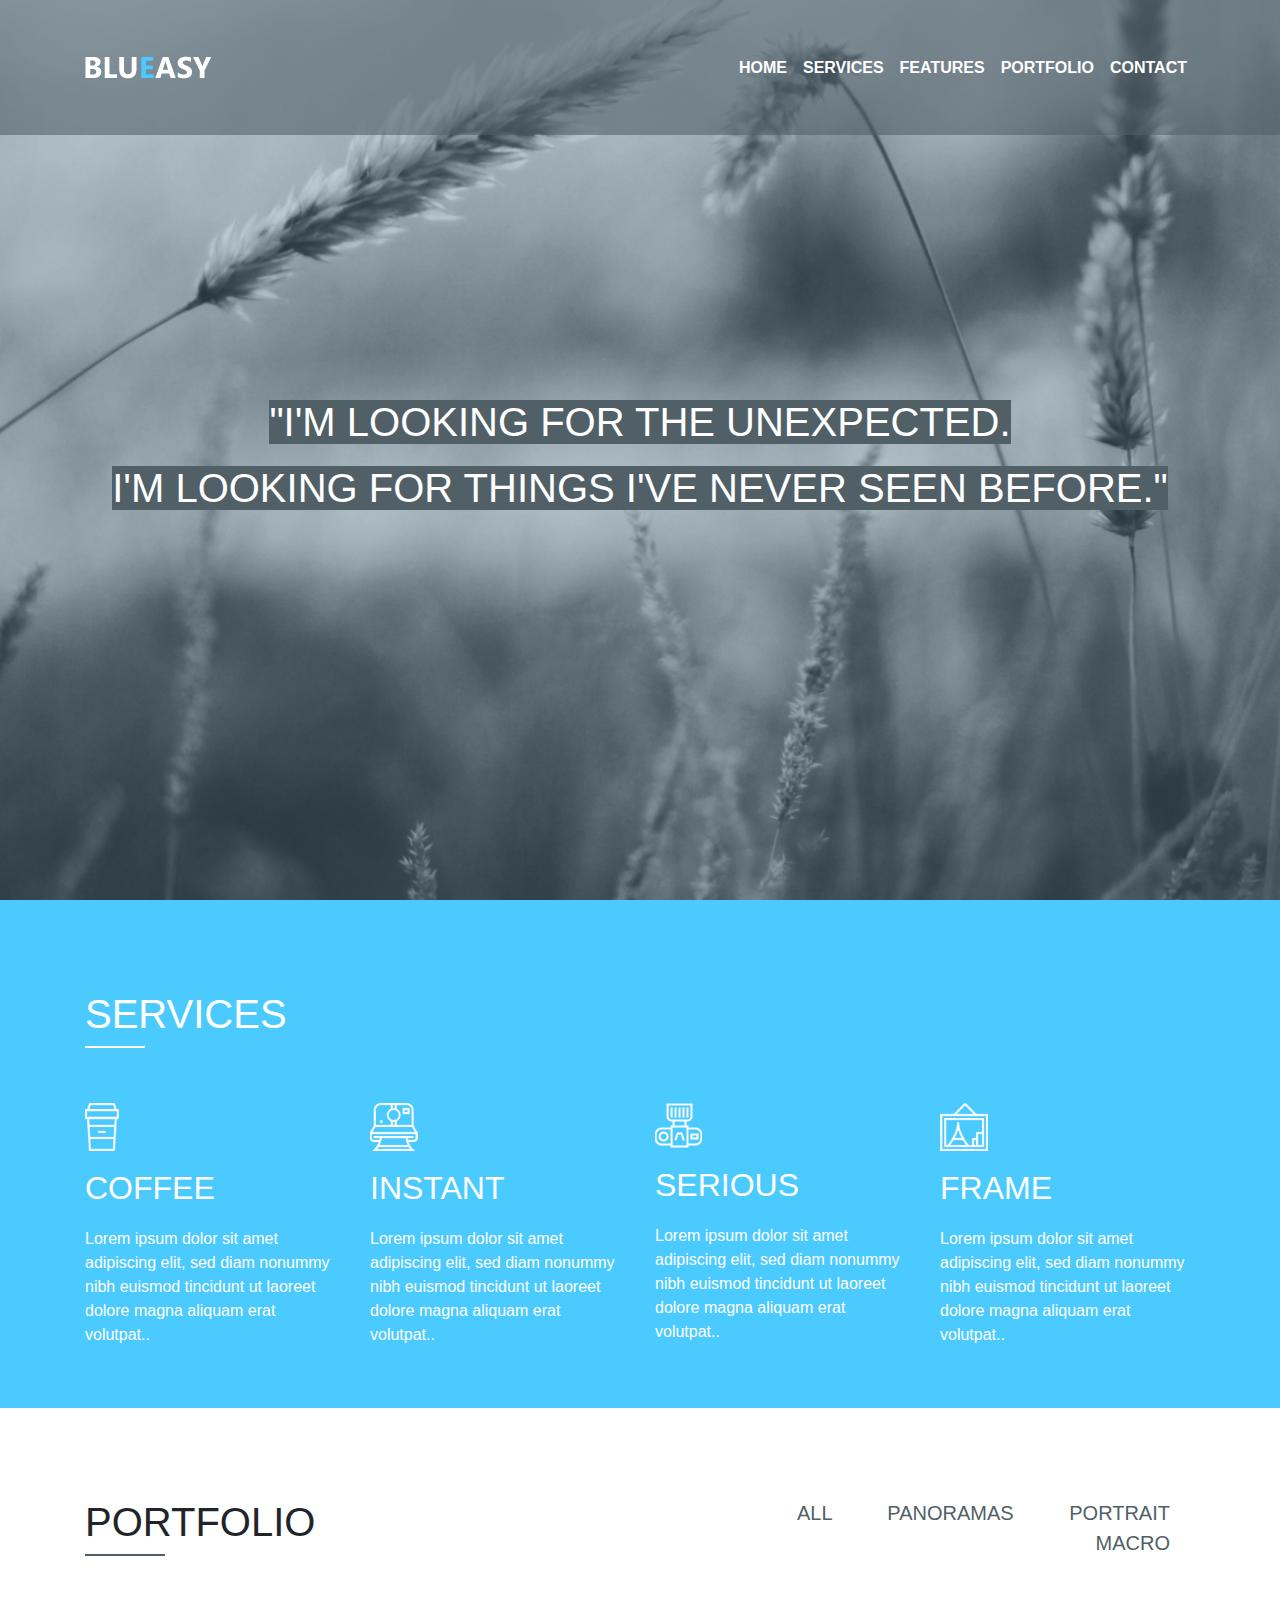
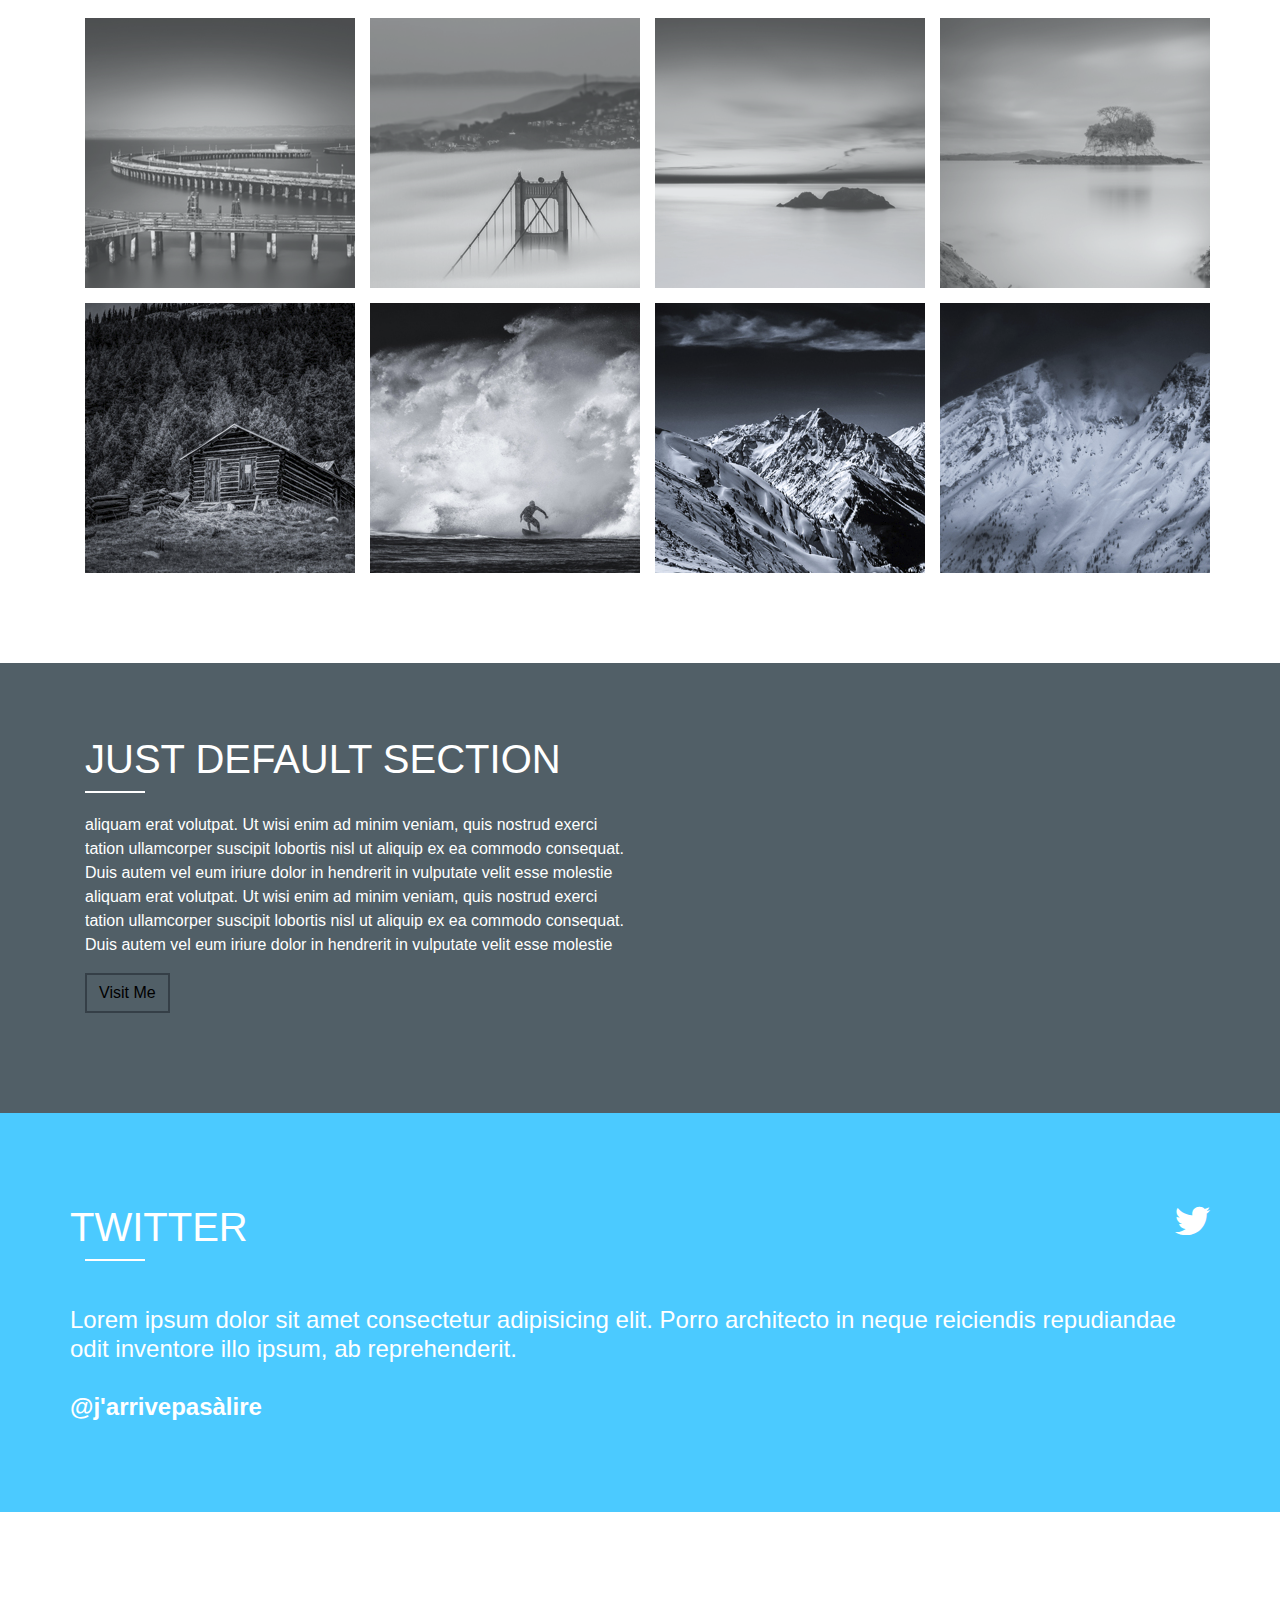
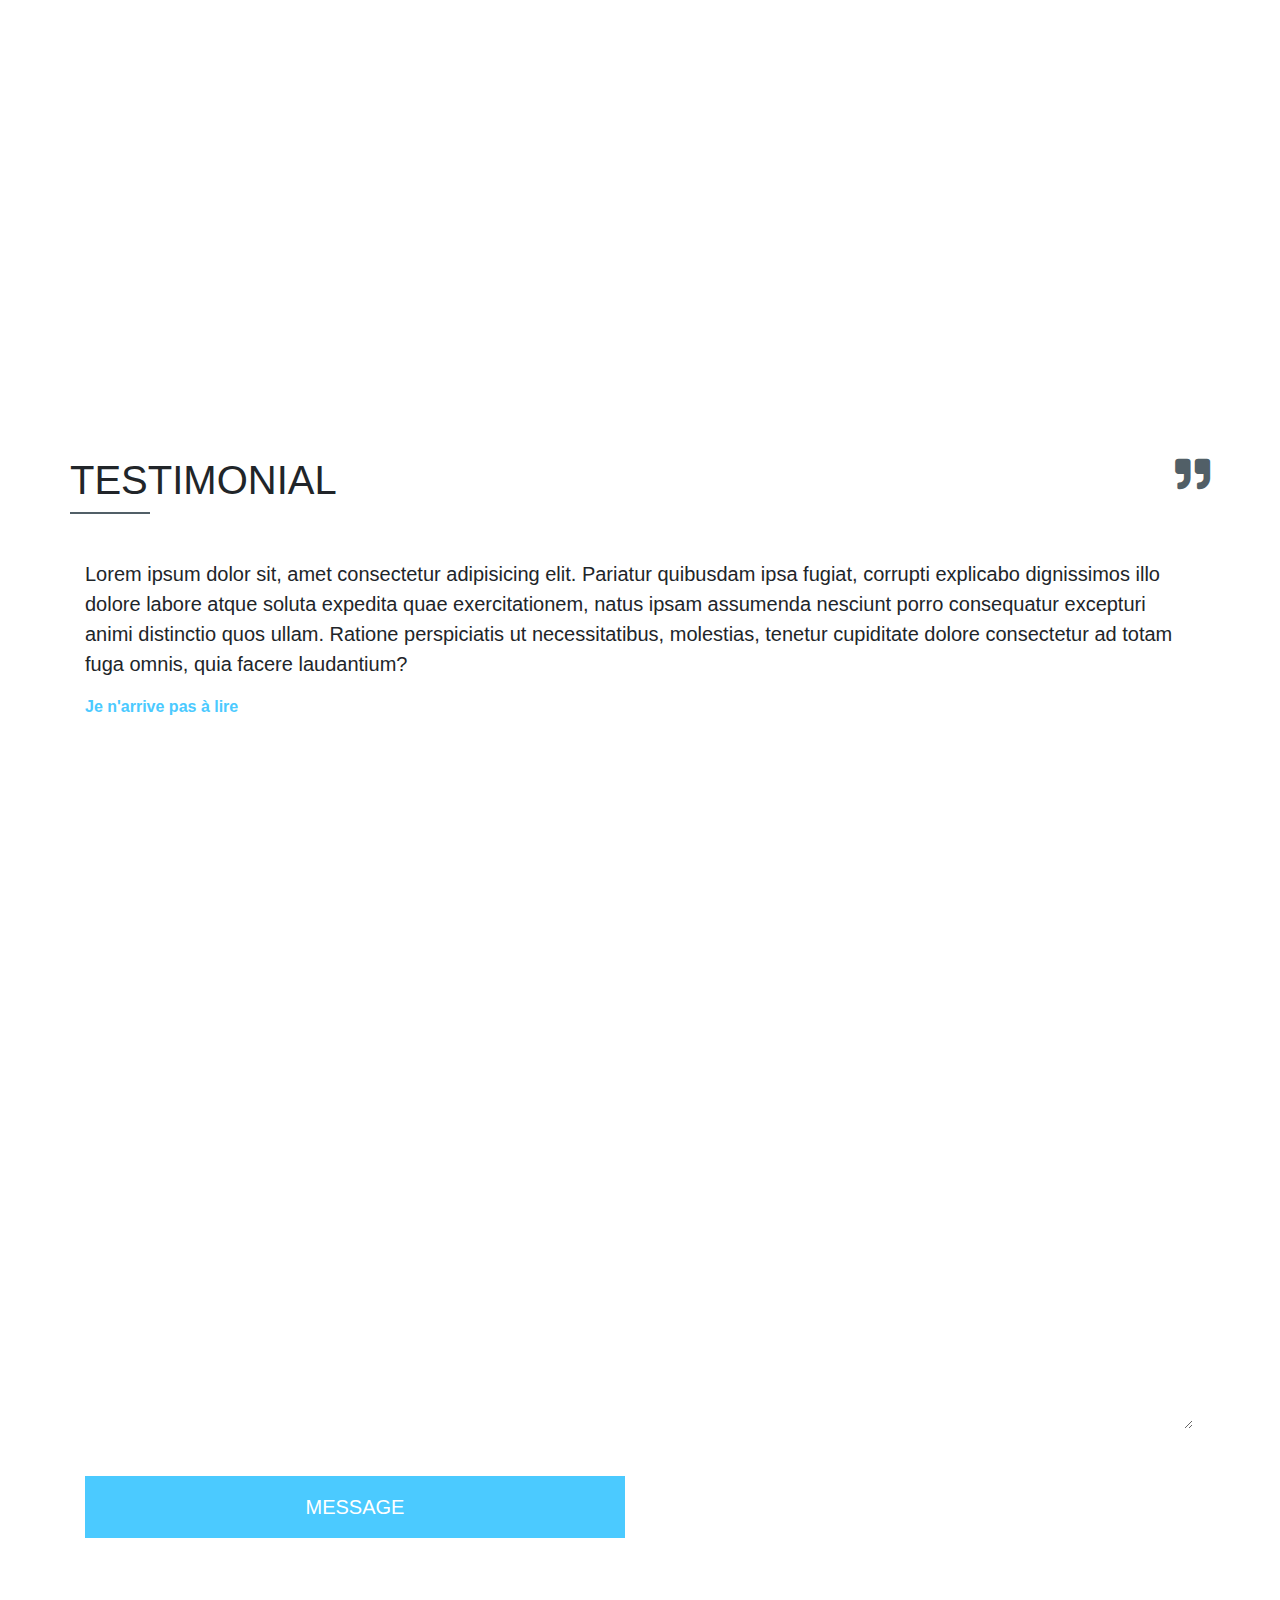
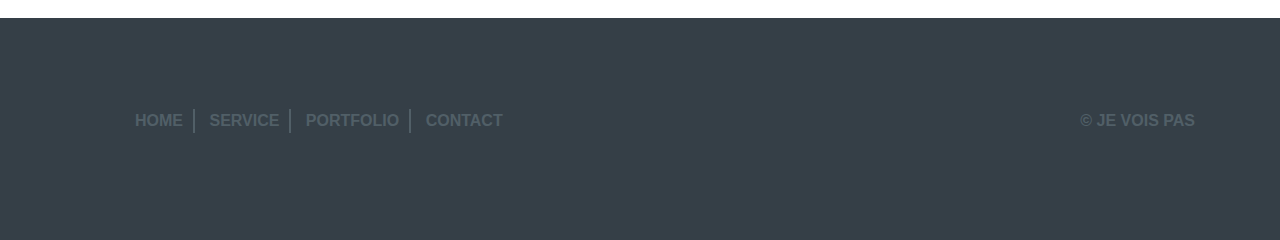
<file: Blueasy/Code/index.html>
<!DOCTYPE html>
<html lang="fr">

<head>
    <meta charset="UTF-8">
    <meta name="viewport" content="width=device-width, initial-scale=1.0">
    <meta http-equiv="X-UA-Compatible" content="ie=edge">
    <link rel="stylesheet" href="https://cdnjs.cloudflare.com/ajax/libs/twitter-bootstrap/4.1.3/css/bootstrap.min.css">
    <link rel="stylesheet" href="https://use.fontawesome.com/releases/v5.3.1/css/all.css">
    <link rel="stylesheet" href="css/style.css">
    <title> BlueEasy Joel - GODENIR </title>
</head>

<body>

    <!-- NAVBAR -->

    <div class="containerNav">
        <nav class="navbar navbar-expand-lg maNav">
            <div class="container">
                <img src="img/Logo.png" alt="logo-BlueEasy">
                <button class="navbar-toggler float-right burger" type="button" data-toggle="collapse" data-target="#navbar9">
                    <span class="navbar-toggler-icon burger"> <img src="img/nav_icon.png" alt=""> </span>
                </button>
                <div class="navbar-collapse collapse" id="navbar">
                    <ul class="navbar-nav ml-auto">
                        <li class="nav-item">
                            <a class="nav-link" href="#">Home</a>
                        </li>
                        <li class="nav-item">
                            <a class="nav-link" href=""> Services </a>
                        </li>
                        <li class="nav-item">
                            <a class="nav-link" href="#"> Features</a>
                        </li>
                        <li class="nav-item">
                            <a class="nav-link" href="#"> Portfolio </a>
                        </li>
                        <li class="nav-item">
                            <a class="nav-link" href="#"> Contact </a>
                        </li>
                    </ul>
                </div>
            </div>
        </nav>
    </div>

    <!-- HEADER  -->

    <div class="header">
        <h1 class="slogan">
            <span class="titre"> "I'M LOOKING FOR THE UNEXPECTED. <br> </span> 
        </h1>
        <h1 class="slogan">
            <span class="titre"> I'M LOOKING FOR THINGS I'VE NEVER SEEN BEFORE." </span> 
        </h1>
    </div>


    <!-- SERVICE  -->

    <div class="container-fluid fondService">
        <div class="container containerService">
            <h1 class="titreService"> Services</h1>
            <div class="souligne"></div>
        </div>
        <div class="container cardService">
            <div class="row">
                    <div class="col-sm-12 col-md-3 sectionCard">
                        <img src="img/coffee.png" alt="">
                        <h2 class="sousTitre"> Coffee </h2>
                        <p class="descriptionService"> Lorem ipsum dolor sit amet adipiscing elit, sed diam nonummy nibh euismod tincidunt ut laoreet dolore magna aliquam erat volutpat.. </p>
                    </div>
                    <div class="col-sm-12 col-md-3 sectionCard">
                        <img src="img/instant.png" alt="">
                        <h2 class="sousTitre"> Instant </h2>
                        <p class="descriptionService"> Lorem ipsum dolor sit amet adipiscing elit, sed diam nonummy nibh euismod tincidunt ut laoreet dolore magna aliquam erat volutpat.. </p>
                    </div>
                    <div class="col-sm-12 col-md-3 sectionCard">
                        <img src="img/serious.png" alt="">
                        <h2 class="sousTitre"> Serious </h2>
                        <p class="descriptionService"> Lorem ipsum dolor sit amet adipiscing elit, sed diam nonummy nibh euismod tincidunt ut laoreet dolore magna aliquam erat volutpat.. </p>
                    </div>
                    <div class="col-sm-12 col-md-3 sectionCard">
                        <img src="img/frame.png" alt="">
                        <h2 class="sousTitre"> Frame </h2>
                        <p class="descriptionService"> Lorem ipsum dolor sit amet adipiscing elit, sed diam nonummy nibh euismod tincidunt ut laoreet dolore magna aliquam erat volutpat.. </p>
                    </div>
            </div>
        </div>
    </div>

    <div class="container containerPorfolio">
        <div class="row">
            <div class="col-6">
                <h1 class="titrePortfolio">
                    Portfolio
                </h1>
                <div class="souligneBlanc"></div>
            </div>
                <div class="col-6 lienPortfolio divDroite">
                    <a href="" class="col-sm-12"> All </a>
                    <a href="" class="col-sm-12"> Panoramas </a>
                    <a href=""class="col-sm-12"> Portrait </a>
                    <a href=""class="col-sm-12"> Macro </a>
                </div>
            </div>

        <div class="row containerImage">
            <div class=" col-sm-12 col-md-3">
                <div class="imagePortfolio">
                    <img src="img/photo1.png" alt="" class="image">
                    <div class="hover"> <i class="fas fa-plus"></i> </div>
                </div>
            </div>
            <div class="col-sm-12 col-md-3 imagePortfolio">
                <img src="img/photo2.png" alt="" class="image">
                <div class="hover"> <i class="fas fa-plus"></i> </div>
            </div>
            <div class="col-sm-12 col-md-3 imagePortfolio">
                <img src="img/photo3.png" alt="" class="image">
                <div class="hover"> <i class="fas fa-plus"></i> </div>
            </div>
            <div class="col-sm-12 col-md-3 imagePortfolio">
                <img src="img/photo4.png" alt="" class="image">
                <div class="hover"> <i class="fas fa-plus"></i> </div>
            </div>
            <div class="col-sm-12 col-md-3 imagePortfolio">
                <img src="img/photo5.png" alt="" class="image">
                <div class="hover"> <i class="fas fa-plus"></i> </div>
            </div>
            <div class="col-sm-12 col-md-3 imagePortfolio">
                <img src="img/photo6.png" alt="" class="image">
                <div class="hover"> <i class="fas fa-plus"></i> </div>
            </div>
            <div class="col-sm-12 col-md-3 imagePortfolio">
                <img src="img/photo7.png" alt="" class="image">
                <div class="hover"> <i class="fas fa-plus"></i> </div>
            </div>
            <div class="col-sm-12 col-md-3">
                <div class=" imagePortfolio">
                    <img src="img/photo8.png" alt="" class="image">
                    <div class="hover"> <i class="fas fa-plus"></i> </div>
                </div>
            </div>
        </div>    
    </div>

    <div class="container-fluid sectionVideo">
        <div class="container containerVideo">
            <div class="row">
                <div class="col-sm-12 col-md-6 partieVideo">
                    <h1 class="titreService" > JUST DEFAULT SECTION </h1> <!-- CSS UTILISE SERVICE -->
                    <div class="souligne"></div>                          <!-- CSS UTILISE SERVICE -->
                    <p class="descriptionService">                        <!-- CSS UTILISE SERVICE -->
                        aliquam erat volutpat. Ut wisi enim ad minim veniam, quis nostrud exerci tation ullamcorper suscipit lobortis nisl ut aliquip ex ea commodo consequat. Duis autem vel eum iriure dolor in hendrerit in vulputate velit esse molestie
                            <br>
                        aliquam erat volutpat. Ut wisi enim ad minim veniam, quis nostrud exerci tation ullamcorper suscipit lobortis nisl ut aliquip ex ea commodo consequat. Duis autem vel eum iriure dolor in hendrerit in vulputate velit esse molestie
                    </p>
                    <button type="button" class="btn boutonVideo"> Visit Me </button>
                </div>
                <div class="col-sm-12 col-md-6 partieVideo">
                    <iframe src="https://player.vimeo.com/video/389664071" width="600" height="300" frameborder="0" allow="autoplay; fullscreen" allowfullscreen></iframe>
                </div>
            </div>
        </div>
    </div>

    <div class="container-fluid fondService">
        <div class="container containerService">
            <div class="row rowTwitter">
                <h1 class="titreService"> Twitter </h1> 
                    <span class="twitterLogo"> <i class="fab fa-twitter"></i> </span>
            </div>
                <div class="souligne"></div>
            <div class="row">
                <h3 class="textTwitter"> Lorem ipsum dolor sit amet consectetur adipisicing elit. Porro architecto in neque reiciendis repudiandae odit inventore illo ipsum, ab reprehenderit. <br> <br>
                <b> @j'arrivepasàlire</b>
                </h3>

            </div>
        </div>
    </div>

    <div class="container-fluid johnDoe">
        <div class="container containerService">
             <h1 class="titreService"> Who is John Doe ? </h1>
             <div class="souligne"></div> 
        </div>

        <div class="container ">
            <div class="row containerJohn ">
                <div class="col-sm-12 col-md-6 ">
                    <p class="descriptionService"> aliquam erat volutpat. Ut wisi enim ad minim veniam, quis nostrud exerci tation ullamcorper suscipit lobortis nisl ut aliquip ex ea commodo consequat. Duis autem vel eum iriure dolor in hendrerit in vulputate velit esse molestie</p>
                </div>
                <div class="col-sm-12 col-md-6">
                    <p class="descriptionService"> aliquam erat volutpat. Ut wisi enim ad minim veniam, quis nostrud exerci tation ullamcorper suscipit lobortis nisl ut aliquip ex ea commodo consequat. Duis autem vel eum iriure dolor in hendrerit in vulputate velit esse molestie</p>
                </div>
                <div class="col-sm-12 col-md-6">
                    <p class="descriptionService"> aliquam erat volutpat. Ut wisi enim ad minim veniam, quis nostrud exerci tation ullamcorper suscipit lobortis nisl ut aliquip ex ea commodo consequat. Duis autem vel eum iriure dolor in hendrerit in vulputate velit esse molestie</p>
                </div>
                <div class="col-sm-12 col-md-6 iconeJohn">
                    <i class="fab fa-twitter"></i> 
                    <i class="fab fa-google-plus-g"></i>
                    <i class="fas fa-basketball-ball"></i>
                    <i class="fas fa-coffee"></i>
                </div>
            </div>
        </div>
    </div>

    <div class="container containerPorfolio">
        <div class="row testiomnial">
            <h1 class="titrePortfolio"> Testimonial </h1>
            <span class="quote"> <i class="fas fa-quote-right"></i> </span>
        </div>
        <div class="row">
            <div class="souligneBlanc"></div>   
        </div>    
        
        <div class="row">
            <p class="textGris col-sm-12 col-md-12"> Lorem ipsum dolor sit, amet consectetur adipisicing elit. Pariatur quibusdam ipsa fugiat, corrupti explicabo dignissimos illo dolore labore atque soluta expedita quae exercitationem, natus ipsam assumenda nesciunt porro consequatur excepturi animi distinctio quos ullam. Ratione perspiciatis ut necessitatibus, molestias, tenetur cupiditate dolore consectetur ad totam fuga omnis, quia facere laudantium?</p>
        </div>

        <div class="row">
            <b class="infoTesti col-sm-12 col-md-12"><p> Je n'arrive pas à lire </p></b>
        </div>
    </div>

    <div class="container-fluid containerFormulaire">
        <form class="container containerFormulaire">
            <div class="row formulaire">
              <div class="col-sm-12 col-md-6">
                <label for=""> Nom </label>
                <input type="text" class="form-control">
              </div>
              <div class="col-sm-12 col-md-6">
                  <p class="textForm">
                      Lorem ipsum dolor sit, amet consectetur adipisicing elit. Error debitis ipsa accusamus vel impedit veniam omnis accusantium repellat ducimus maxime?
                  </p>
              </div>
              <div class="col-sm-12 col-md-6">
                <label for=""> Prénom </label>
                <input type="text" class="form-control">
              </div>
              <div class="col-sm-12 col-md-6 listeForm">
                  <p class="listeForm"> Ceci est une adresse <br>
                        Téléphone <br>
                        Fax <br>
                        Email <br>
                        Adresse <br>
                </p>
              </div>
              <div class="col-12">
                    <label for="exampleFormControlTextarea1">Sujet </label>
                    <textarea class="form-control" id="exampleFormControlTextarea1" rows="5"></textarea>
              </div>
              <div class="col-sm-12 col-md-6">
                    <button type="button" class="btn btn-lg btnForm btn-block"> Message </button>
              </div>
              
            </div>
          </form>
    </div>

    <div class="container-fluid footer">
        <div class="container containerFooter">
            <div class="row textFooter">
                <div class="col-sm-12 col-md-6 lienFooter">
                    <ul>
                        <li>
                            <a href=""> Home  </a>
                        </li>
                        <li>
                            <a href=""> Service </a>
                        </li>
                        <li>
                            <a href=""> Portfolio </a>
                        </li>
                        <li>
                            <a href=""> Contact </a>
                        </li>
                    </ul>
                </div>
                <div class="col-sm-12 col-md-6 lienFooter" >
                    <p class="copy"> © je vois pas </p>
                </div>
            </div>
        </div>
    </div>

    

    <script src="https://cdnjs.cloudflare.com/ajax/libs/jquery/3.3.1/jquery.slim.min.js"></script>
    <script src="https://cdnjs.cloudflare.com/ajax/libs/popper.js/1.13.0/umd/popper.min.js"></script>
    <script src="https://cdnjs.cloudflare.com/ajax/libs/twitter-bootstrap/4.1.3/js/bootstrap.min.js"></script>
</body>

</html>
</file>
<file: Dropbox/css/style.css>
/* ///////////////////
    PARTIE NAVBAR 
/////////////////// */

.icone {
    width: 35px;
    margin-right: 5px;
}

.icone1 {
    width: 252px;
}

.btnHaut {
    margin : 10px
}

.navbar {
    padding: 20px;
    box-shadow: rgba(128, 128, 128, 0.397) 1px 1px 8px;
}


/* ///////////////////
        TITRE 
/////////////////// */

.titre{
    display: flex;
    justify-content: center;
    align-items: center;
    margin-top: 5%;

    font-weight: 350;
    font-size: 35px;
    color: rgb(71, 71, 71);
}

.selection {
    display: flex;
    justify-content: center;
    align-items: center;
    margin-top: 2%;
}

.containerProposition {
    display: flex;
    justify-content: center;
    align-items: center;
    margin-top: 70px;
    top: 45px;
}

/* ///////////////////
        CARDS
/////////////////// */

.boite {
    border: 1px solid rgba(128, 128, 128, 0.315);
    width: 300px;
    height: 470px;
    margin-top: 30px;
}

.headerCard {
    background-color: rgb(244,250,255);
    padding: 15px;
}

.headerCard h1 {
    font-weight: 400;
    font-size: 28px;
    color: #47525d ;
}

.tarifCard {
    padding: 30px;
}

.tarifCard h1 {
    font-size: 45px;
    font-weight: 300;
    color: #47525d;
    margin-bottom: 5px;
}

.tarifCard span {
    color: #47525d;
}

.listeCard ul li {
    margin-top: 20px;
    color: #47525d ;
    font-size: 15px;
}

.btnCard {
    display: flex;
    justify-content: center;
    align-items: center;
    margin-top: 50px;
}

.btnCardCenter {
    width: 250px;
}

.btnCard1 {
    display: flex;
    justify-content: center;
    align-items: center;
    margin-top: 65px;
}

.espace {
    margin: 10px;
}

.espace1 {
    margin-top: 150px;
}

.headerCardbleu {
    background-color: #0071E0;
    padding: 15px;
}

.headerCardbleu h1 {
    font-weight: 400;
    font-size: 28px;
    color: white ;
}

.boiteCentre {
    border: 1px solid rgba(128, 128, 128, 0.315);
    margin-top: 30px;
    width: 300px;
    height: 470px;
    background-color: #F4FAFF ;
}

.bestValue {
    position: absolute;
    background-color: rgb(153,198,243) ;
    width: 300px;
}

.bestValue h5 {
    text-align: center;
    color: white;
    font-size: 16px;
    margin-top: 5px;
}

/* ///////////////////
        LISTE
/////////////////// */

i {
    color: #0071E0 ;
    margin-right: 5px;
}

.listePuce ul li {
    list-style: none;
    margin: 7px;
    color: #47525d ;
    width: 250px;
}

.containerListe {
    margin-top: 50px;
}

.boiteListe {
    width: 200px;
}


/* ///////////////////
        Question
/////////////////// */

.boiteQuestion{
    margin-top: 80px;
}

.question {
    padding-left: 60px;
    padding-right: 60px;
}

.question h1, h4, p {
    margin-top: 25px;
    color: #5b636b ;
}

.question h1 {
    font-weight: lighter;
}

.question h4 {
    font-weight: lighter;
}

.question p {
    font-weight: lighter;
}

/* ///////////////////
    Testimonial
/////////////////// */

.containerFond {
    background-color: rgb(246,249,252);
    height: 250px;
    margin-top: 80px;
}

.basPage {
    display: flex;
    justify-content: center;
    align-items: center;
    padding-top: 40px;
}

.basPage h4 {
    color: #5b636b ;
    font-weight: lighter;
    font-size: 22px;
}

.dedicace {
    padding-top: 15px;
    font-size: 20px;
}

.fin {
    display: flex;
    justify-content: center;
    align-items: center;
    margin-top: 80px;
    color: #5b636b ;
    font-weight: lighter;
    font-size: 30px;
}

/* ///////////////////
    Bas de page 
/////////////////// */

.footer {
    margin-top: 80px;
    margin-bottom: 80px;
    width: 1000px;
}

.lienFin a {
    color: #5b636b  ;
}

.lienfin h4 {
    color: #5b636b ;
    font-weight: lighter;
    font-size: 22px;
}

/* ///////////////////
    Icone reseau 
/////////////////// */

.icones {
    margin-top: 50px;
    margin-bottom: 50px;
    margin-left: 20px;
    font-size: 35px;
    color: #b3b7bb ;
}
</file>
<file: One page jquery Viking/css/style.css>
@import url(navbar.css);
@import url(presentation.css);
@import url(carte.css);
@import url(footer.css);
</file>
<file: streaming/css/style.css>
@import url("navbar.css");
@import url("header.css");
@import url("card.css");

body {
    margin: 0px;
    padding: 0px;
    background:linear-gradient( #080808, #161616 );
}

h1,h2,h3,h4,p{
    color: whitesmoke;
}
</file>
<file: Blueasy/Code/css/style.css>
/* @font-face {
    font-family: "CaviarDreams";
    src: url(../police/CaviarDreams.ttf);
    src: url(../police/CaviarDreams_Bold.ttf);
    src: url(../police/CaviarDreams_BoldItalic.ttf);
    src: url(../police/CaviarDreams_Italic.ttf);
}; */

@import url("menunav.css");
@import url("header.css");
@import url("service.css");
@import url("porfolio.css");
@import url("video.css");
@import url("twitter.css");
@import url("johndoe.css");
@import url("testimonial.css");
@import url("formulaire.css");
@import url("footer.css");

body {
    margin: 0px;
    padding: 0px;
    height: 100%;
}
</file>
